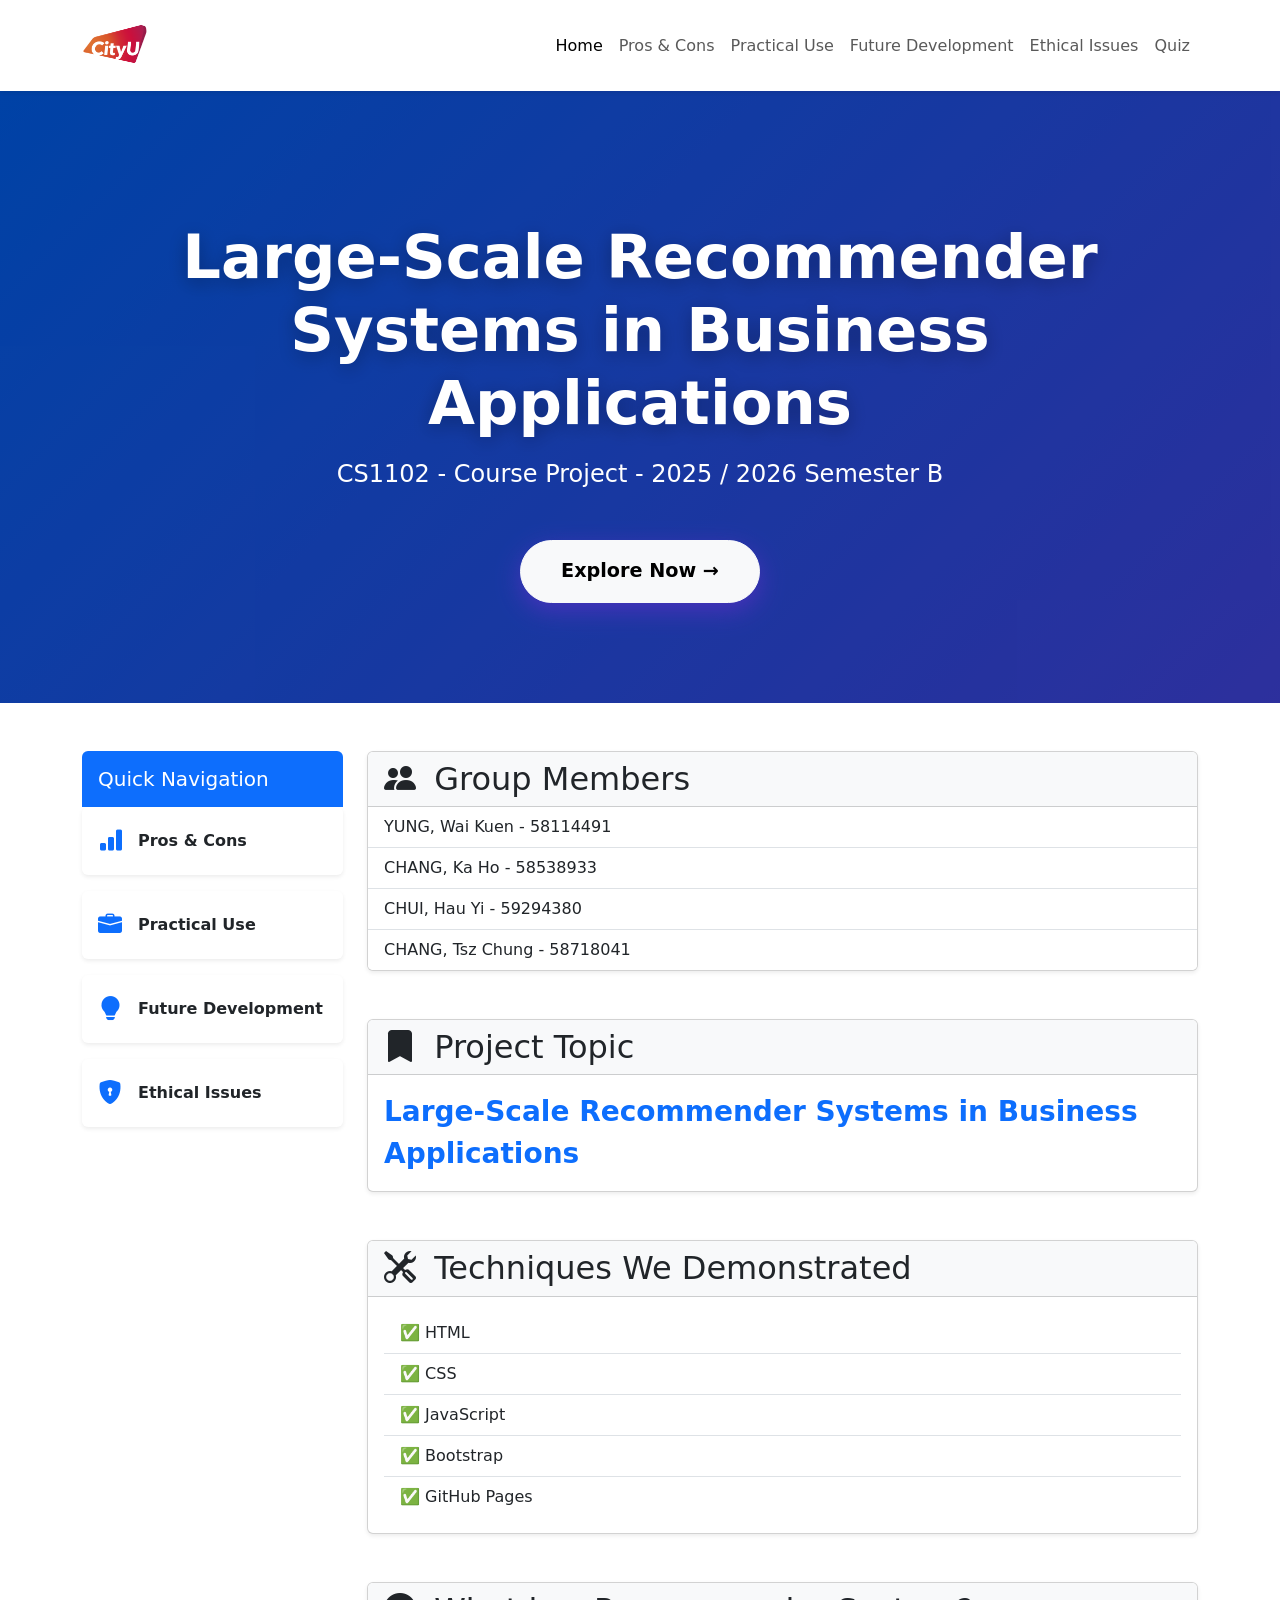
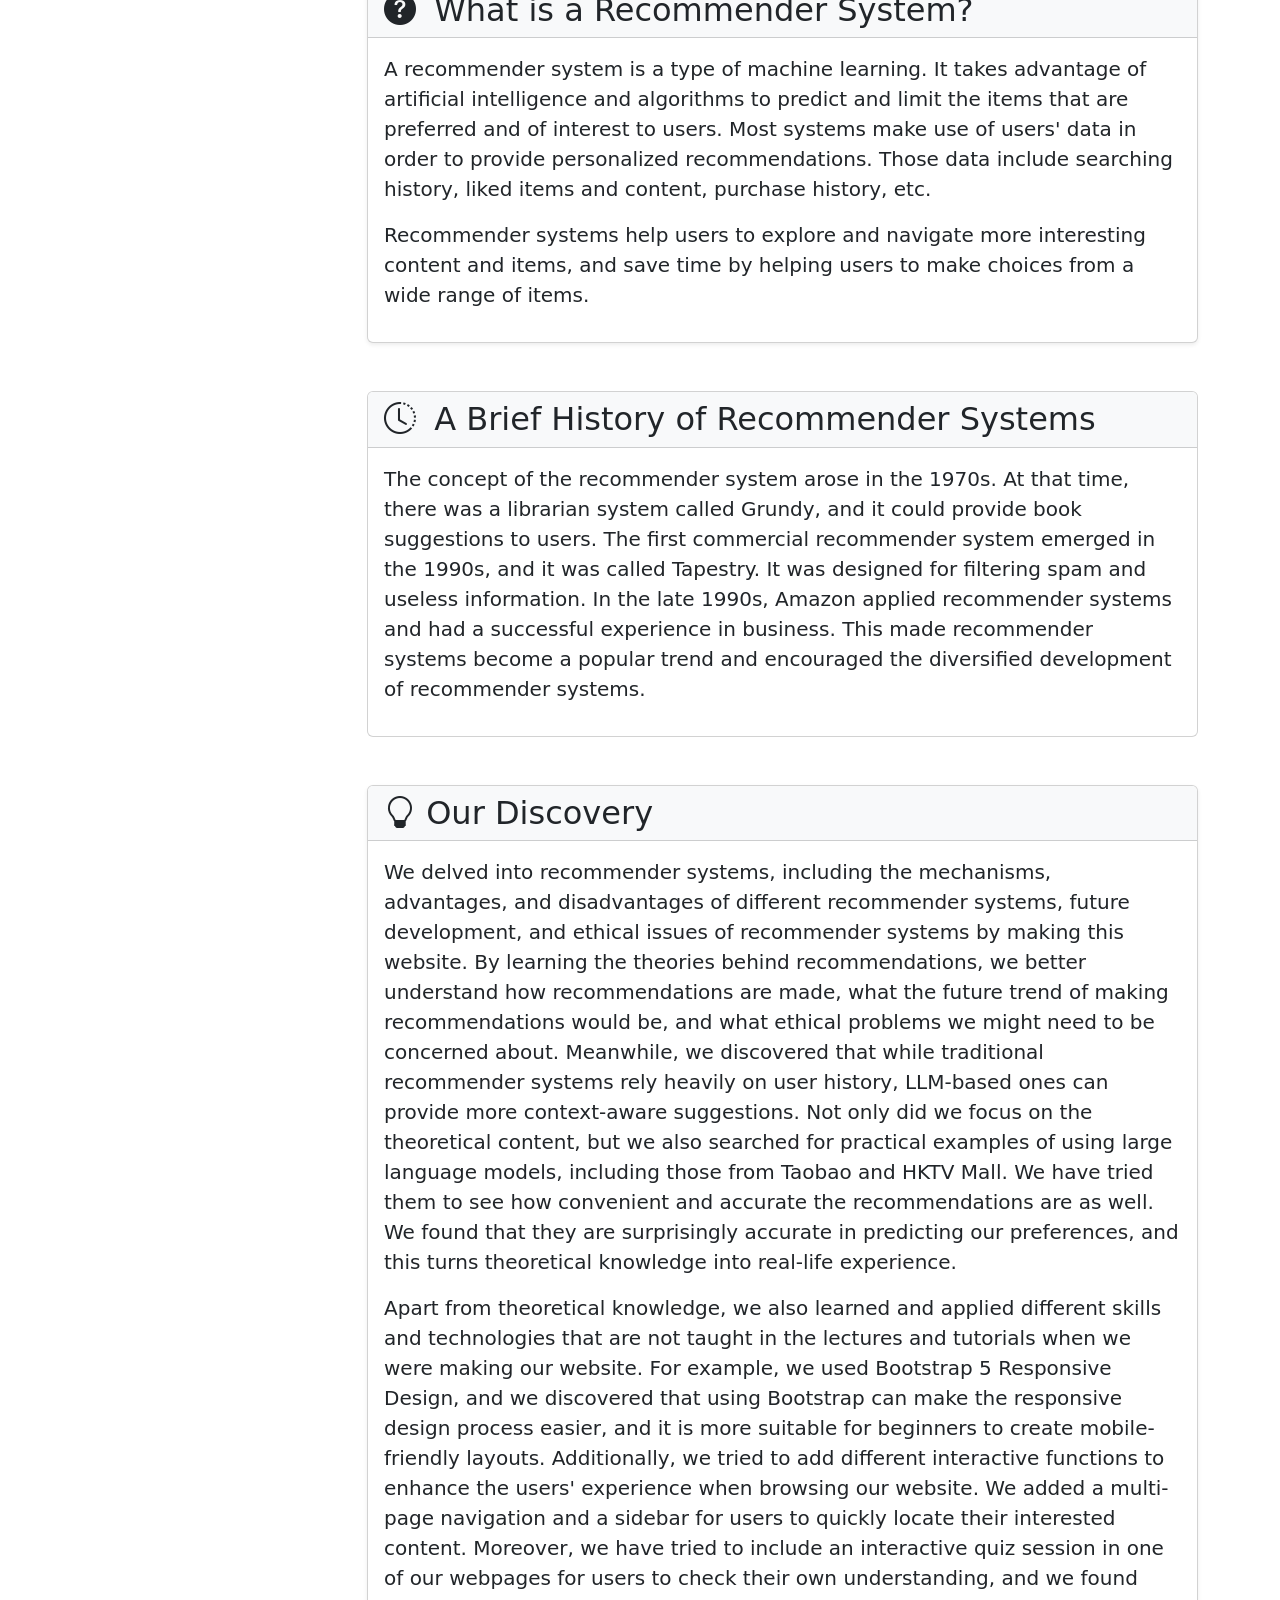
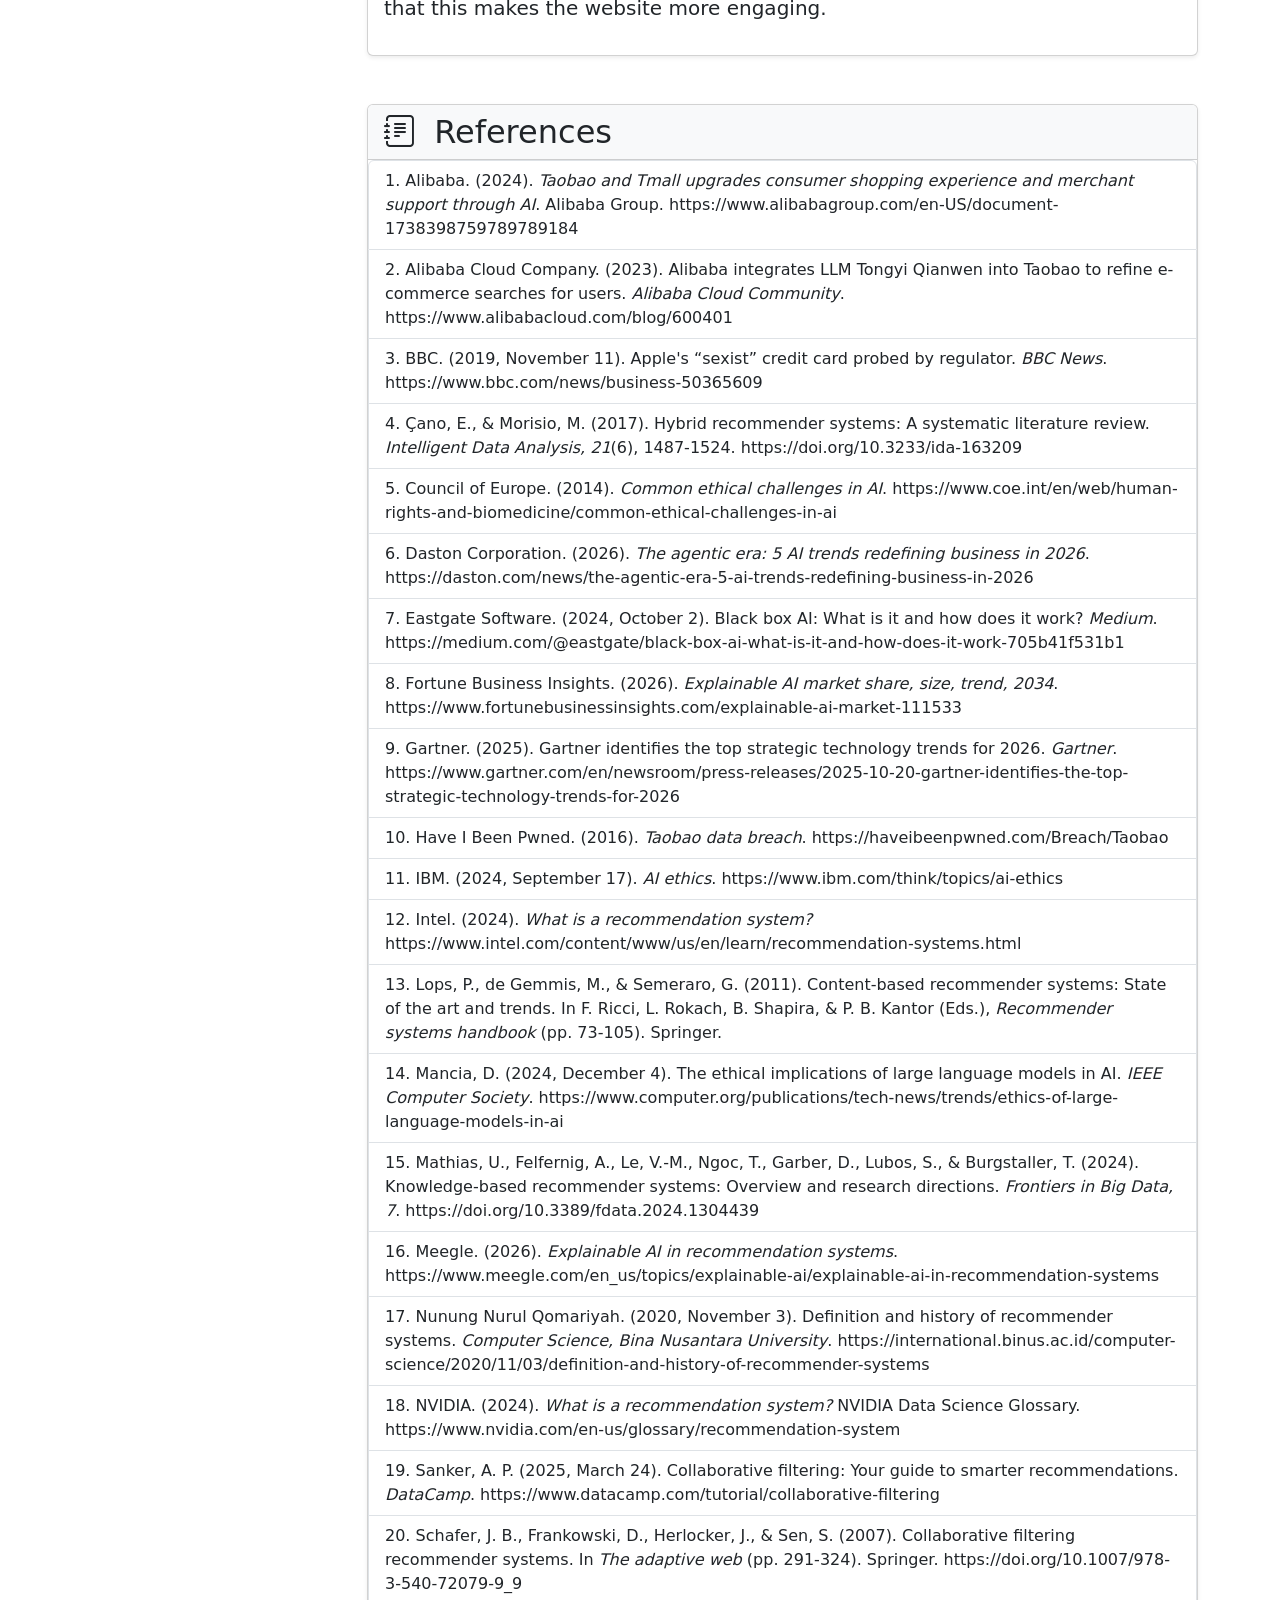
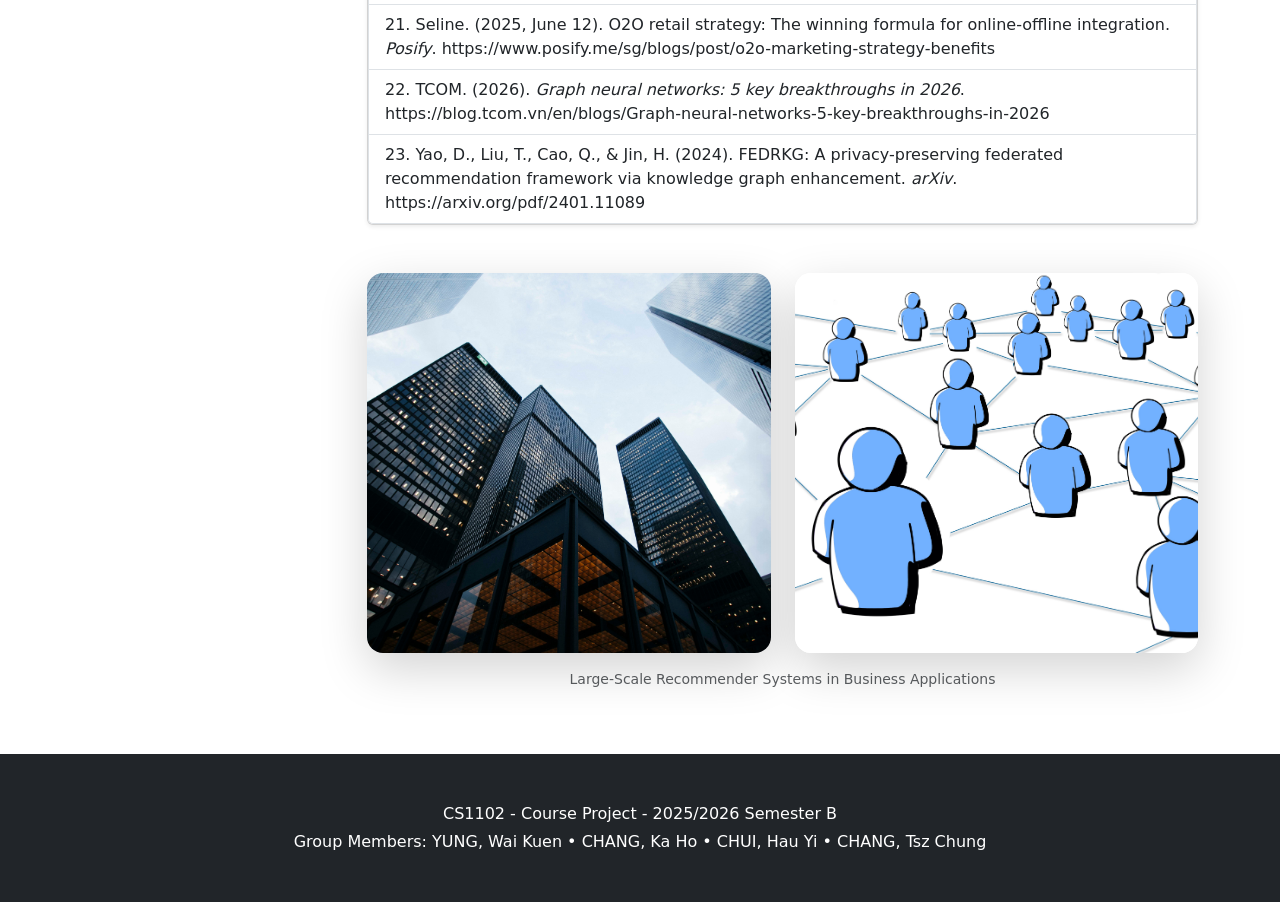
<file: index.html>
<!DOCTYPE html>
<html lang="en">
<head>
    <meta charset="UTF-8">
    <meta name="viewport" content="width=device-width, initial-scale=1.0">
    <title>Home | CS1102</title>
    <link rel="icon" href="images/favicon.ico" type="image/x-icon">
    <link href="css/style.css" rel="stylesheet">
    <link href="https://cdn.jsdelivr.net/npm/bootstrap@5.3.3/dist/css/bootstrap.min.css" rel="stylesheet">
    <link rel="stylesheet" href="https://cdn.jsdelivr.net/npm/bootstrap-icons@1.11.3/font/bootstrap-icons.min.css">
    <link href="https://fonts.googleapis.com/css2?family=Poppins:wght@400;500;600;700&display=swap" rel="stylesheet">
    
    <style>
    .hero-content { position: relative; z-index: 2; }
    .explore-btn {
        padding: 16px 40px;
        font-size: 1.2rem;
        font-weight: 600;
        border-radius: 50px;
        transition: all 0.3s;
        box-shadow: 0 8px 25px rgba(138, 43, 226, 0.4);
    }
    .explore-btn:hover {
        transform: translateY(-4px) scale(1.05);
        box-shadow: 0 15px 35px rgba(138, 43, 226, 0.5);
    }
    </style>
</head>
<body>

    <!-- Navbar -->
    <nav class="navbar navbar-expand-lg navbar-light bg-white shadow-sm sticky-top">
        <div class="container">
            <!-- CityU Logo -->
            <a class="navbar-brand d-flex align-items-center" href="https://www.cityu.edu.hk/" target="_blank">
                <img src="images/cityu-logo.png" alt="CityU HK" height="65">
            </a>

            <button class="navbar-toggler" type="button" data-bs-toggle="collapse" data-bs-target="#navbarNav">
                <span class="navbar-toggler-icon"></span>
            </button>
            <div class="collapse navbar-collapse" id="navbarNav">
                <ul class="navbar-nav ms-auto">
                    <li class="nav-item"><a class="nav-link active" href="index.html">Home</a></li>
                    <li class="nav-item"><a class="nav-link" href="2.html">Pros & Cons</a></li>
                    <li class="nav-item"><a class="nav-link" href="3.html">Practical Use</a></li>
                    <li class="nav-item"><a class="nav-link" href="4.html">Future Development</a></li>
                    <li class="nav-item"><a class="nav-link" href="5.html">Ethical Issues</a></li>
                    <li class="nav-item"><a class="nav-link" href="quiz.html">Quiz</a></li>
                </ul>
            </div>
        </div>
    </nav>

    <div class="hero text-center">
        <div class="container hero-content">
            <h1 class="mb-3">Large-Scale Recommender Systems in Business Applications</h1>
            <p class="lead fs-4 mb-5">CS1102 - Course Project - 2025 / 2026 Semester B</p>
            <a href="2.html" class="btn btn-light explore-btn">
                Explore Now →
            </a>
        </div>
    </div>

    <div class="container mt-5 flex-grow-1">
        <div class="row">

            <!-- Sidebar -->
    <div class="col-lg-3">
        <div class="sticky-top" style="top: 20px;">
            <div class="bg-primary text-white p-3 rounded-top">
                <h5 class="mb-0">Quick Navigation</h5>
            </div>
        
            <div class="card sidebar-card border-0 shadow-sm mb-3">
                <div class="card-body">
                    <a href="2.html" class="text-decoration-none text-dark d-flex align-items-center">
                        <i class="bi bi-bar-chart-fill me-3 fs-4 text-primary"></i>
                        <strong>Pros & Cons</strong>
                    </a>
                </div>
            </div>
        
            <div class="card sidebar-card border-0 shadow-sm mb-3">
                <div class="card-body">
                    <a href="3.html" class="text-decoration-none text-dark d-flex align-items-center">
                        <i class="bi bi-briefcase-fill me-3 fs-4 text-primary"></i>
                        <strong>Practical Use</strong>
                    </a>
                </div>
            </div>
        
            <div class="card sidebar-card border-0 shadow-sm mb-3">
                <div class="card-body">
                    <a href="4.html" class="text-decoration-none text-dark d-flex align-items-center">
                        <i class="bi bi-lightbulb-fill me-3 fs-4 text-primary"></i>
                        <strong>Future Development</strong>
                    </a>
                </div>
            </div>
        
            <div class="card sidebar-card border-0 shadow-sm mb-3">
                <div class="card-body">
                    <a href="5.html" class="text-decoration-none text-dark d-flex align-items-center">
                        <i class="bi bi-shield-lock-fill me-3 fs-4 text-primary"></i>
                        <strong>Ethical Issues</strong>
                    </a>
                </div>
            </div>
        </div>
    </div>

            <!-- Main -->
            <div class="col-lg-9 fade-in">

                <!-- Members -->
                <div class="card group-card shadow-sm mb-5">
                    <div class="card-header bg-light">
                        <h2 class="section-title mb-0"><i class="bi bi-people-fill me-2"></i> Group Members</h2>
                    </div>
                    <ul class="list-group list-group-flush">
                        <li class="list-group-item fs-6">YUNG, Wai Kuen - 58114491</li>
                        <li class="list-group-item fs-6">CHANG, Ka Ho - 58538933</li>
                        <li class="list-group-item fs-6">CHUI, Hau Yi - 59294380</li>
                        <li class="list-group-item fs-6">CHANG, Tsz Chung - 58718041</li>
                    </ul>
                </div>

                <!-- Topic -->
                <div class="card topic-card shadow-sm mb-5">
                    <div class="card-header bg-light">
                        <h2 class="section-title mb-0"><i class="bi bi-bookmark-fill me-2"></i> Project Topic</h2>
                    </div>
                    <div class="card-body">
                        <p class="fs-3 fw-semibold text-primary mb-0">
                            Large-Scale Recommender Systems in Business Applications
                        </p>
                    </div>
                </div>

                <!-- Techniques -->
                <div class="card tech-card shadow-sm mb-5">
                    <div class="card-header bg-light">
                        <h2 class="section-title mb-0"><i class="bi bi-tools me-2"></i> Techniques We Demonstrated</h2>
                    </div>
                    <div class="card-body">
                        <ul class="list-group list-group-flush">
                            <li class="list-group-item">✅ HTML</li>
                            <li class="list-group-item">✅ CSS</li>
                            <li class="list-group-item">✅ JavaScript</li>
                            <li class="list-group-item">✅ Bootstrap</li>
                            <li class="list-group-item">✅ GitHub Pages</li>
                        </ul>
                    </div>
                </div>

                <!-- Intro -->
                <div class="card intro-card shadow-sm mb-5">
                    <div class="card-header bg-light">
                        <h2 class="section-title mb-0"><i class="bi bi-question-circle-fill me-2"></i> What is a Recommender System?</h2>
                    </div>
                    <div class="card-body">
                        <p class="lead">
                            A recommender system is a type of machine learning. It takes advantage of artificial intelligence and algorithms to predict and limit the items that are preferred and of interest to users. Most systems make use of users' data in order to provide personalized recommendations. Those data include searching history, liked items and content, purchase history, etc.
                        </p>
                        <p class="lead">
                            Recommender systems help users to explore and navigate more interesting content and items, and save time by helping users to make choices from a wide range of items.
                        </p>
                    </div>
                </div>

                <!-- History -->
                <div class="card his-card mb-5">
                    <div class="card-header bg-light">
                        <h2 class="section-title mb-0"><i class="bi bi-clock-history me-2"></i> A Brief History of Recommender Systems</h2>
                    </div>
                    <div class="card-body">
                        <p class="lead">
                            The concept of the recommender system arose in the 1970s. At that time, there was a librarian system called Grundy, and it could provide book suggestions to users. The first commercial recommender system emerged in the 1990s, and it was called Tapestry. It was designed for filtering spam and useless information. In the late 1990s, Amazon applied recommender systems and had a successful experience in business. This made recommender systems become a popular trend and encouraged the diversified development of recommender systems.
                        </p>
                    </div>
                </div>

                <!-- Discovery -->
                <div class="card dis-card shadow-sm mb-5">
                    <div class="card-header bg-light">
                        <h2 class="section-title mb-0"><i class="bi bi-lightbulb"></i> Our Discovery</h2>
                    </div>
                    <div class="card-body">
                        <p class="lead">
                            We delved into recommender systems, including the mechanisms, advantages, and disadvantages of different recommender systems, future development, and ethical issues of recommender systems by making this website. By learning the theories behind recommendations, we better understand how recommendations are made, what the future trend of making recommendations would be, and what ethical problems we might need to be concerned about. Meanwhile, we discovered that while traditional recommender systems rely heavily on user history, LLM-based ones can provide more context-aware suggestions. Not only did we focus on the theoretical content, but we also searched for practical examples of using large language models, including those from Taobao and HKTV Mall. We have tried them to see how convenient and accurate the recommendations are as well. We found that they are surprisingly accurate in predicting our preferences, and this turns theoretical knowledge into real-life experience.
                        </p>
                        <p class="lead">
                            Apart from theoretical knowledge, we also learned and applied different skills and technologies that are not taught in the lectures and tutorials when we were making our website. For example, we used Bootstrap 5 Responsive Design, and we discovered that using Bootstrap can make the responsive design process easier, and it is more suitable for beginners to create mobile-friendly layouts. Additionally, we tried to add different interactive functions to enhance the users' experience when browsing our website. We added a multi-page navigation and a sidebar for users to quickly locate their interested content. Moreover, we have tried to include an interactive quiz session in one of our webpages for users to check their own understanding, and we found that this makes the website more engaging.
                        </p>
                    </div>
                </div>

                <!-- References -->
                <div class="card ref-card shadow-sm mb-5">
                    <div class="card-header bg-light">
                        <h2 class="section-title mb-0"><i class="bi bi-journal-text me-2"></i> References</h2>
                    </div>
                    <ol class="list-group list-group-numbered">
                        <li class="list-group-item">Alibaba. (2024). <em>Taobao and Tmall upgrades consumer shopping experience and merchant support through AI</em>. Alibaba Group. https://www.alibabagroup.com/en-US/document-1738398759789789184</li>
                        <li class="list-group-item">Alibaba Cloud Company. (2023). Alibaba integrates LLM Tongyi Qianwen into Taobao to refine e-commerce searches for users. <em>Alibaba Cloud Community</em>. https://www.alibabacloud.com/blog/600401</li> 
                        <li class="list-group-item">BBC. (2019, November 11). Apple's “sexist” credit card probed by regulator. <em>BBC News</em>. https://www.bbc.com/news/business-50365609</li>
                        <li class="list-group-item">Çano, E., & Morisio, M. (2017). Hybrid recommender systems: A systematic literature review. <em>Intelligent Data Analysis, 21</em>(6), 1487-1524. https://doi.org/10.3233/ida-163209</li>
                        <li class="list-group-item">Council of Europe. (2014). <em>Common ethical challenges in AI</em>. https://www.coe.int/en/web/human-rights-and-biomedicine/common-ethical-challenges-in-ai</li>
                        <li class="list-group-item">Daston Corporation. (2026). <em>The agentic era: 5 AI trends redefining business in 2026</em>. https://daston.com/news/the-agentic-era-5-ai-trends-redefining-business-in-2026</li>
                        <li class="list-group-item">Eastgate Software. (2024, October 2). Black box AI: What is it and how does it work? <em>Medium</em>. https://medium.com/@eastgate/black-box-ai-what-is-it-and-how-does-it-work-705b41f531b1</li>
                        <li class="list-group-item">Fortune Business Insights. (2026). <em>Explainable AI market share, size, trend, 2034</em>. https://www.fortunebusinessinsights.com/explainable-ai-market-111533</li>
                        <li class="list-group-item">Gartner. (2025). Gartner identifies the top strategic technology trends for 2026. <em>Gartner</em>. https://www.gartner.com/en/newsroom/press-releases/2025-10-20-gartner-identifies-the-top-strategic-technology-trends-for-2026</li>
                        <li class="list-group-item">Have I Been Pwned. (2016). <em>Taobao data breach</em>. https://haveibeenpwned.com/Breach/Taobao</li>
                        <li class="list-group-item">IBM. (2024, September 17). <em>AI ethics</em>. https://www.ibm.com/think/topics/ai-ethics</li>
                        <li class="list-group-item">Intel. (2024). <em>What is a recommendation system?</em> https://www.intel.com/content/www/us/en/learn/recommendation-systems.html</li>
                        <li class="list-group-item">Lops, P., de Gemmis, M., & Semeraro, G. (2011). Content-based recommender systems: State of the art and trends. In F. Ricci, L. Rokach, B. Shapira, & P. B. Kantor (Eds.), <em>Recommender systems handbook</em> (pp. 73-105). Springer.</li>
                        <li class="list-group-item">Mancia, D. (2024, December 4). The ethical implications of large language models in AI. <em>IEEE Computer Society</em>. https://www.computer.org/publications/tech-news/trends/ethics-of-large-language-models-in-ai</li>                            
                        <li class="list-group-item">Mathias, U., Felfernig, A., Le, V.-M., Ngoc, T., Garber, D., Lubos, S., & Burgstaller, T. (2024). Knowledge-based recommender systems: Overview and research directions. <em>Frontiers in Big Data, 7</em>. https://doi.org/10.3389/fdata.2024.1304439</li>
                        <li class="list-group-item">Meegle. (2026). <em>Explainable AI in recommendation systems</em>. https://www.meegle.com/en_us/topics/explainable-ai/explainable-ai-in-recommendation-systems</li>
                        <li class="list-group-item">Nunung Nurul Qomariyah. (2020, November 3). Definition and history of recommender systems. <em>Computer Science, Bina Nusantara University</em>. https://international.binus.ac.id/computer-science/2020/11/03/definition-and-history-of-recommender-systems</li>
                        <li class="list-group-item">NVIDIA. (2024). <em>What is a recommendation system?</em> NVIDIA Data Science Glossary. https://www.nvidia.com/en-us/glossary/recommendation-system</li>
                        <li class="list-group-item">Sanker, A. P. (2025, March 24). Collaborative filtering: Your guide to smarter recommendations. <em>DataCamp</em>. https://www.datacamp.com/tutorial/collaborative-filtering</li>
                        <li class="list-group-item">Schafer, J. B., Frankowski, D., Herlocker, J., & Sen, S. (2007). Collaborative filtering recommender systems. In <em>The adaptive web</em> (pp. 291-324). Springer. https://doi.org/10.1007/978-3-540-72079-9_9</li>
                        <li class="list-group-item">Seline. (2025, June 12). O2O retail strategy: The winning formula for online-offline integration. <em>Posify</em>. https://www.posify.me/sg/blogs/post/o2o-marketing-strategy-benefits</li>
                        <li class="list-group-item">TCOM. (2026). <em>Graph neural networks: 5 key breakthroughs in 2026</em>. https://blog.tcom.vn/en/blogs/Graph-neural-networks-5-key-breakthroughs-in-2026</li>
                        <li class="list-group-item">Yao, D., Liu, T., Cao, Q., & Jin, H. (2024). FEDRKG: A privacy-preserving federated recommendation framework via knowledge graph enhancement. <em>arXiv</em>. https://arxiv.org/pdf/2401.11089</li>
                    </ol>
                </div>

                <!-- Cover Image -->
                <div class="row g-4">
                    <div class="col-lg-6 col-12">
                        <img src="images/home-cover1.jpg" 
                            alt="Recommender System 1" 
                            class="img-fluid rounded-4 shadow-lg w-100"
                            style="height: 380px; object-fit: cover;">
                    </div>
                    <div class="col-lg-6 col-12">
                        <img src="images/home-cover2.jpg" 
                            alt="Recommender System 2" 
                            class="img-fluid rounded-4 shadow-lg w-100"
                            style="height: 380px; object-fit: cover;">
                    </div>
                </div>
                <p class="text-center text-muted mt-3 small">
                    Large-Scale Recommender Systems in Business Applications
                </p>
            </div>

            </div>
        </div>
    </div>

    <!-- Footer -->
    <footer class="bg-dark text-white text-center py-5 mt-5">
        <div class="container">
            <p class="mb-1">CS1102 - Course Project - 2025/2026 Semester B</p>
            <p class="mb-0">Group Members: YUNG, Wai Kuen • CHANG, Ka Ho • CHUI, Hau Yi • CHANG, Tsz Chung</p>
        </div>
    </footer>

        <!-- B2T -->
    <button id="backToTop" class="btn btn-primary rounded-circle shadow-lg position-fixed bottom-0 end-0 m-4" 
            style="width: 55px; height: 55px; display: none; z-index: 1000;">
        <i class="bi bi-arrow-up fs-3"></i>
    </button>

    <script src="https://cdn.jsdelivr.net/npm/bootstrap@5.3.3/dist/js/bootstrap.bundle.min.js"></script>
    <script src="js/script.js"></script>
</body>
</html>
</file>
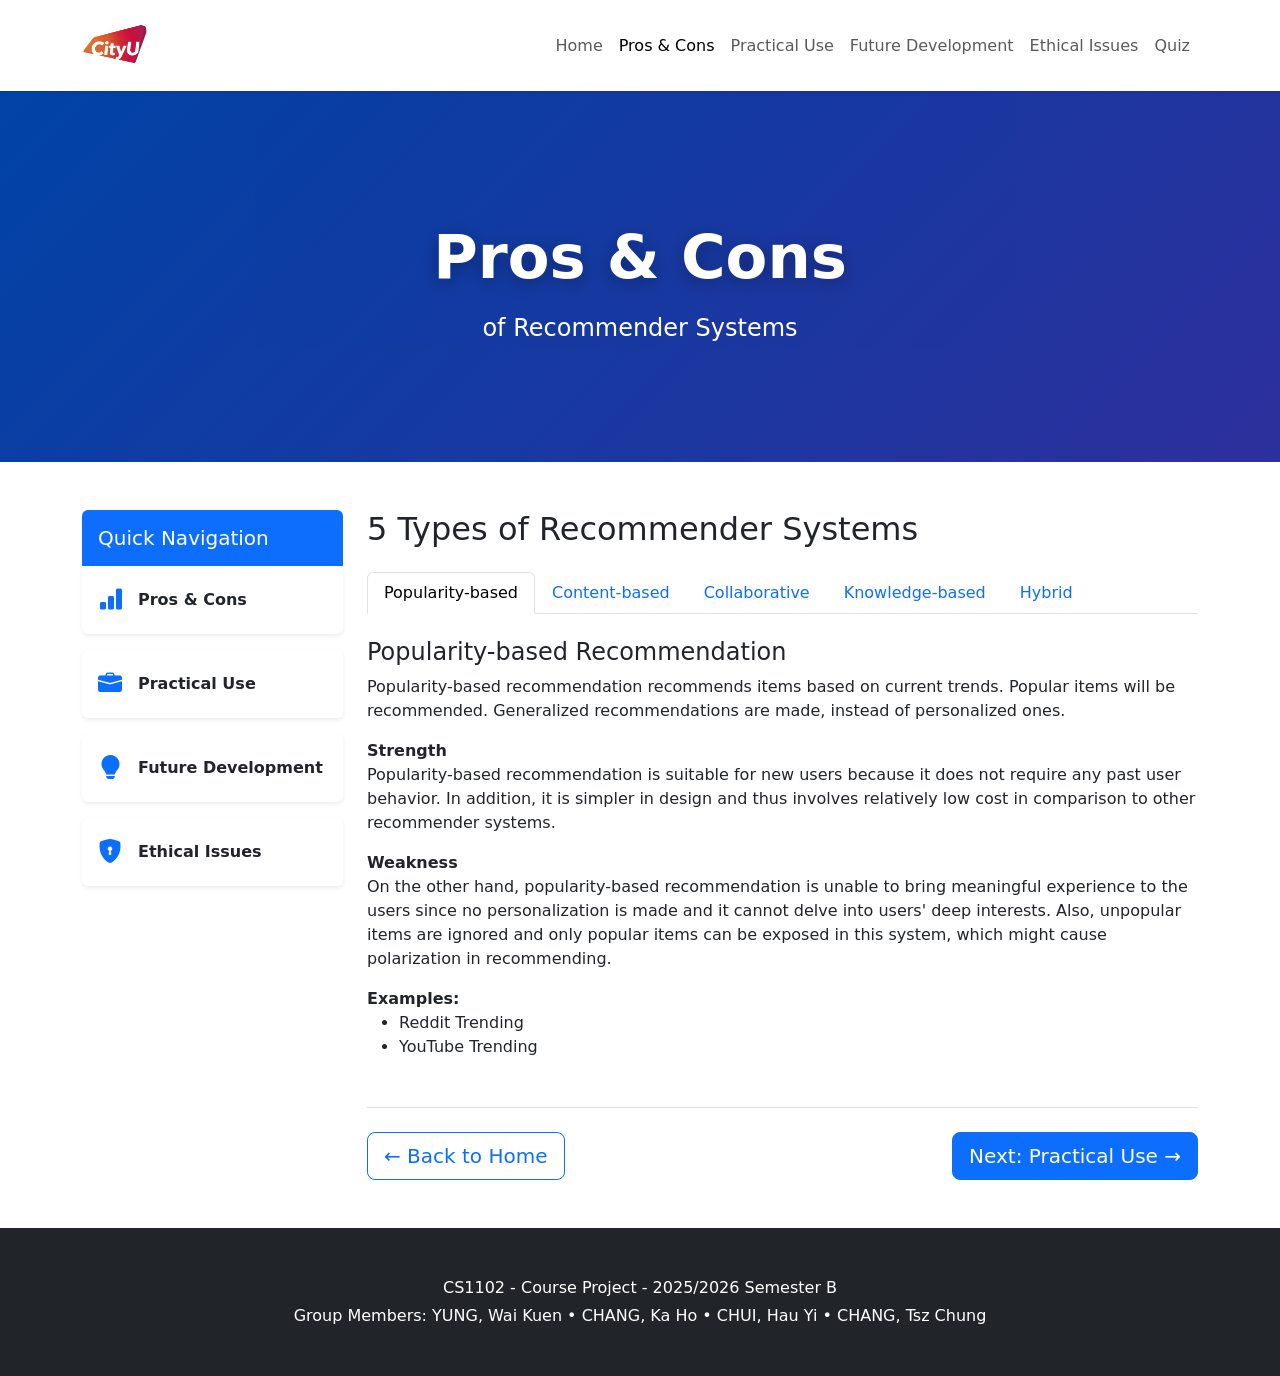
<file: 2.html>
<!DOCTYPE html>
<html lang="en">
<head>
    <meta charset="UTF-8">
    <meta name="viewport" content="width=device-width, initial-scale=1.0">
    <title>Pros & Cons | CS1102</title>
    <link rel="icon" href="images/favicon.ico" type="image/x-icon">
    <link href="css/style.css" rel="stylesheet">
    <link href="https://cdn.jsdelivr.net/npm/bootstrap@5.3.3/dist/css/bootstrap.min.css" rel="stylesheet">
    <link rel="stylesheet" href="https://cdn.jsdelivr.net/npm/bootstrap-icons@1.11.3/font/bootstrap-icons.min.css">
    <link href="https://fonts.googleapis.com/css2?family=Poppins:wght@400;500;600;700&display=swap" rel="stylesheet">
</head>
<body>

    <!-- Navbar -->
    <nav class="navbar navbar-expand-lg navbar-light bg-white shadow-sm sticky-top">
        <div class="container">
            <a class="navbar-brand d-flex align-items-center" href="https://www.cityu.edu.hk/" target="_blank">
                <img src="images/cityu-logo.png" alt="CityU HK" height="65">
            </a>
            <button class="navbar-toggler" type="button" data-bs-toggle="collapse" data-bs-target="#navbarNav">
                <span class="navbar-toggler-icon"></span>
            </button>
            <div class="collapse navbar-collapse" id="navbarNav">
                <ul class="navbar-nav ms-auto">
                    <li class="nav-item"><a class="nav-link" href="index.html">Home</a></li>
                    <li class="nav-item"><a class="nav-link active" href="2.html">Pros & Cons</a></li>
                    <li class="nav-item"><a class="nav-link" href="3.html">Practical Use</a></li>
                    <li class="nav-item"><a class="nav-link" href="4.html">Future Development</a></li>
                    <li class="nav-item"><a class="nav-link" href="5.html">Ethical Issues</a></li>
                    <li class="nav-item"><a class="nav-link" href="quiz.html">Quiz</a></li>
                </ul>
            </div>
        </div>
    </nav>

    <!-- Hero -->
    <div class="hero text-center">
        <div class="container">
            <h1 class="mb-3 display-4 fw-bold">Pros & Cons</h1>
            <p class="lead fs-4">of Recommender Systems</p>
        </div>
    </div>

    <div class="container mt-5">
        <div class="row">
            <!-- Sidebar -->
            <div class="col-lg-3">
                <div class="sticky-top" style="top: 20px;">
                    <div class="bg-primary text-white p-3 rounded-top"><h5 class="mb-0">Quick Navigation</h5></div>
                    <div class="card sidebar-card border-0 shadow-sm mb-3"><div class="card-body"><a href="2.html" class="text-decoration-none text-dark d-flex align-items-center"><i class="bi bi-bar-chart-fill me-3 fs-4 text-primary"></i><strong>Pros & Cons</strong></a></div></div>
                    <div class="card sidebar-card border-0 shadow-sm mb-3"><div class="card-body"><a href="3.html" class="text-decoration-none text-dark d-flex align-items-center"><i class="bi bi-briefcase-fill me-3 fs-4 text-primary"></i><strong>Practical Use</strong></a></div></div>
                    <div class="card sidebar-card border-0 shadow-sm mb-3"><div class="card-body"><a href="4.html" class="text-decoration-none text-dark d-flex align-items-center"><i class="bi bi-lightbulb-fill me-3 fs-4 text-primary"></i><strong>Future Development</strong></a></div></div>
                    <div class="card sidebar-card border-0 shadow-sm mb-3"><div class="card-body"><a href="5.html" class="text-decoration-none text-dark d-flex align-items-center"><i class="bi bi-shield-lock-fill me-3 fs-4 text-primary"></i><strong>Ethical Issues</strong></a></div></div>
                </div>
            </div>

            <!-- Main -->
            <div class="col-lg-9 fade-in">
                <h2 class="mb-4">5 Types of Recommender Systems</h2>

                <!-- Tabs -->
                <ul class="nav nav-tabs mb-4" id="myTab" role="tablist">
                    <li class="nav-item"><button class="nav-link active" data-bs-toggle="tab" data-bs-target="#pop">Popularity-based</button></li>
                    <li class="nav-item"><button class="nav-link" data-bs-toggle="tab" data-bs-target="#cbf">Content-based</button></li>
                    <li class="nav-item"><button class="nav-link" data-bs-toggle="tab" data-bs-target="#cf">Collaborative</button></li>
                    <li class="nav-item"><button class="nav-link" data-bs-toggle="tab" data-bs-target="#kbr">Knowledge-based</button></li>
                    <li class="nav-item"><button class="nav-link" data-bs-toggle="tab" data-bs-target="#hybrid">Hybrid</button></li>
                </ul>

                <div class="tab-content">

                    <!-- Popularity-based -->
                    <div class="tab-pane fade show active" id="pop">
                        <h4>Popularity-based Recommendation</h4>
                        <p>Popularity-based recommendation recommends items based on current trends. Popular items will be recommended. Generalized recommendations are made, instead of personalized ones.</p>
                        
                        <strong>Strength</strong>
                        <p>Popularity-based recommendation is suitable for new users because it does not require any past user behavior. In addition, it is simpler in design and thus involves relatively low cost in comparison to other recommender systems.</p>
                        
                        <strong>Weakness</strong>
                        <p>On the other hand, popularity-based recommendation is unable to bring meaningful experience to the users since no personalization is made and it cannot delve into users' deep interests. Also, unpopular items are ignored and only popular items can be exposed in this system, which might cause polarization in recommending.</p>
                        
                        <strong>Examples:</strong> 
                        <ul>
                            <li>Reddit Trending</li>
                            <li>YouTube Trending</li>
                        </ul>
                    </div>

                    <!-- Content-based -->
                    <div class="tab-pane fade" id="cbf">
                        <h4>Content-based Filtering</h4>
                        <p>Content-based filtering (CBF) constructs users' preference profile through tracking and analyzing what users were interested in and liked in the past. It recommends items that match users' preference profile.</p>
                        
                        <strong>Strength</strong>
                        <p>CBF prevents the first-rater problem (also known as new-item cold-start problem), which is the situation where a new or unpopular item cannot be recommended because of a lack of user feedback. It is because the profiles are constructed by relying on an individual's past behaviors only, and there is no requirement to track other users' behaviors. Items will be recommended once they match the users' preference profile. In addition, it has high transparency in stating the recommended reasons for items, which helps in building customers' trust in the recommendation.</p>
                        
                        <strong>Weakness</strong>
                        <p>First, CBF might result in new-user cold-start problems, which means it might be unable to provide capable recommendations to new users, as it requires an individual's past ratings on different items for profiling. Second, serendipity problems may arise. It means users might find it hard to get recommendations that are inconsistent with the users' preference profile, resulting in a lack of serendipity. Additionally, items with obscure classification might not be effectively recommended because the system cannot properly match them with users' profile.</p>
                        
                        <strong>Examples:</strong> 
                        <ul>
                            <li>Spotify (“Discover Weekly”)</li>
                            <li>Netflix (“Because You Watched”)</li>
                        </ul>
                    </div>

                    <!-- Collaborative -->
                    <div class="tab-pane fade" id="cf">
                        <h4>Collaborative Filtering</h4>
                        <p>In contrast to content-based filtering, collaborative filtering (CF) leverages users' ratings on items. The system identifies the association between users and items by using the user-item rating matrix. Items are recommended based on what similar users liked. In other words, users receive recommendations of items based on what other users with similar interests like, or receive recommendations of other users based on having similar ratings on items.</p>
                        
                        <strong>Strength</strong>
                        <p>Since ratings are made by human users in CF, this allows feature evaluation on items which can indirectly reflect features such as plot tensions that are difficult to be grasped or quantified by machine learning. Moreover, CF provides a sense of serendipity to users by recommending unexpected items. As the system provides recommendations by applying user-based algorithms, rather than focusing on the items' content, duplicated recommendations tend to be reduced. Novelty is thus enhanced.</p>
                        
                        <strong>Weakness</strong>
                        <p>CF heavily relies on prior users' ratings and faces the cold-start problem for both new users and new items. Without prior ratings, the system cannot provide suitable recommendations. In addition, it is vulnerable to shilling attacks, in which the ratings of specific items are intentionally and artificially manipulated by malicious users. Furthermore, it is inapplicable in realms where items are swiftly updated or changed. Ratings might be insufficiently collected within a short time window, or may become obsolete.</p>
                        
                        <strong>Examples:</strong> 
                        <ul>
                            <li>Amazon (“Customers Who Bought This Also Bought”)</li>
                            <li>Goodreads (“Readers Also Enjoyed”)</li>
                        </ul>
                    </div>

                    <!-- Knowledge-based -->
                    <div class="tab-pane fade" id="kbr">
                        <h4>Knowledge-based Recommendation</h4>
                        <p>Knowledge-based recommendation (KBR) analyzes users' needs, preferences and constraints to recommend items that fit the best with users' demand. Normally, initial input from users is required.</p>
                        
                        <strong>Strength</strong>
                        <p>The KBR system provides highly personalized experience and supports fields that are sophisticated and risky, such as finance and real estate. The recommendations strictly refer to existing knowledge in the system and take users' demands into consideration. When there are conflicts between demand and constraints, the system can still provide recommendations with clear explanations to avoid the situation of no identifiable solution. Additionally, it can adapt to the changes of users' preference over time since users can update their needs through dialogic interaction in the system.</p>
                        
                        <strong>Weakness</strong>
                        <p>It could involve high cost and be time-consuming because the construction of a knowledge base requires collaboration with professionals in order to ensure the system can provide useful and constructive recommendations without significant errors. The maintenance of data and updating can be costly as well to ensure that the knowledge base is correct and keeps up with times.</p>
                        
                        <strong>Examples:</strong> 
                        <ul>
                            <li>Zillow</li>
                            <li>CarFax</li>
                        </ul>
                    </div>

                    <!-- Hybrid -->
                    <div class="tab-pane fade" id="hybrid">
                        <h4>Hybrid Filtering</h4>
                        <p>Hybrid filtering combines different recommender systems to complement each other and to increase effectiveness in recommending. The most common combination is content-based filtering and collaborative filtering.</p>
                        
                        <strong>Strength</strong>
                        <p>Hybrid filtering reduces the limitations such as cold-start issues that occur when applying a single recommender system by having multiple systems collaboration. It enhances the quality and accuracy of the recommendations, as well as the users' experience.</p>
                        
                        <strong>Weakness</strong>
                        <p>However, applying multiple systems could be sophisticated, requiring huge input in designing and optimization. Also, it might be costly in data maintenance because of the large data size. Poor integration and insufficient input might result in low efficiency.</p>
                        
                        <strong>Examples:</strong> 
                        <ul>
                            <li>TikTok Homepage</li>
                            <li>YouTube Homepage</li>
                        </ul>
                    </div>
                </div>

                <!-- B&N -->
                <div class="d-flex justify-content-between mt-5 border-top pt-4">
                    <a href="index.html" class="btn btn-outline-primary btn-lg">← Back to Home</a>
                    <a href="3.html" class="btn btn-primary btn-lg">Next: Practical Use →</a>
                </div>
            </div>
        </div>
    </div>

    <!-- Footer -->
    <footer class="bg-dark text-white text-center py-5 mt-5">
        <div class="container">
            <p class="mb-1">CS1102 - Course Project - 2025/2026 Semester B</p>
            <p class="mb-0">Group Members: YUNG, Wai Kuen • CHANG, Ka Ho • CHUI, Hau Yi • CHANG, Tsz Chung</p>
        </div>
    </footer>

    <!-- B2T -->
    <button id="backToTop" class="btn btn-primary rounded-circle shadow-lg position-fixed bottom-0 end-0 m-4" style="width: 55px; height: 55px; display: none; z-index: 1000;">
        <i class="bi bi-arrow-up fs-3"></i>
    </button>

    <script src="https://cdn.jsdelivr.net/npm/bootstrap@5.3.3/dist/js/bootstrap.bundle.min.js"></script>
    <script src="js/script.js"></script>
</body>
</html>
</file>
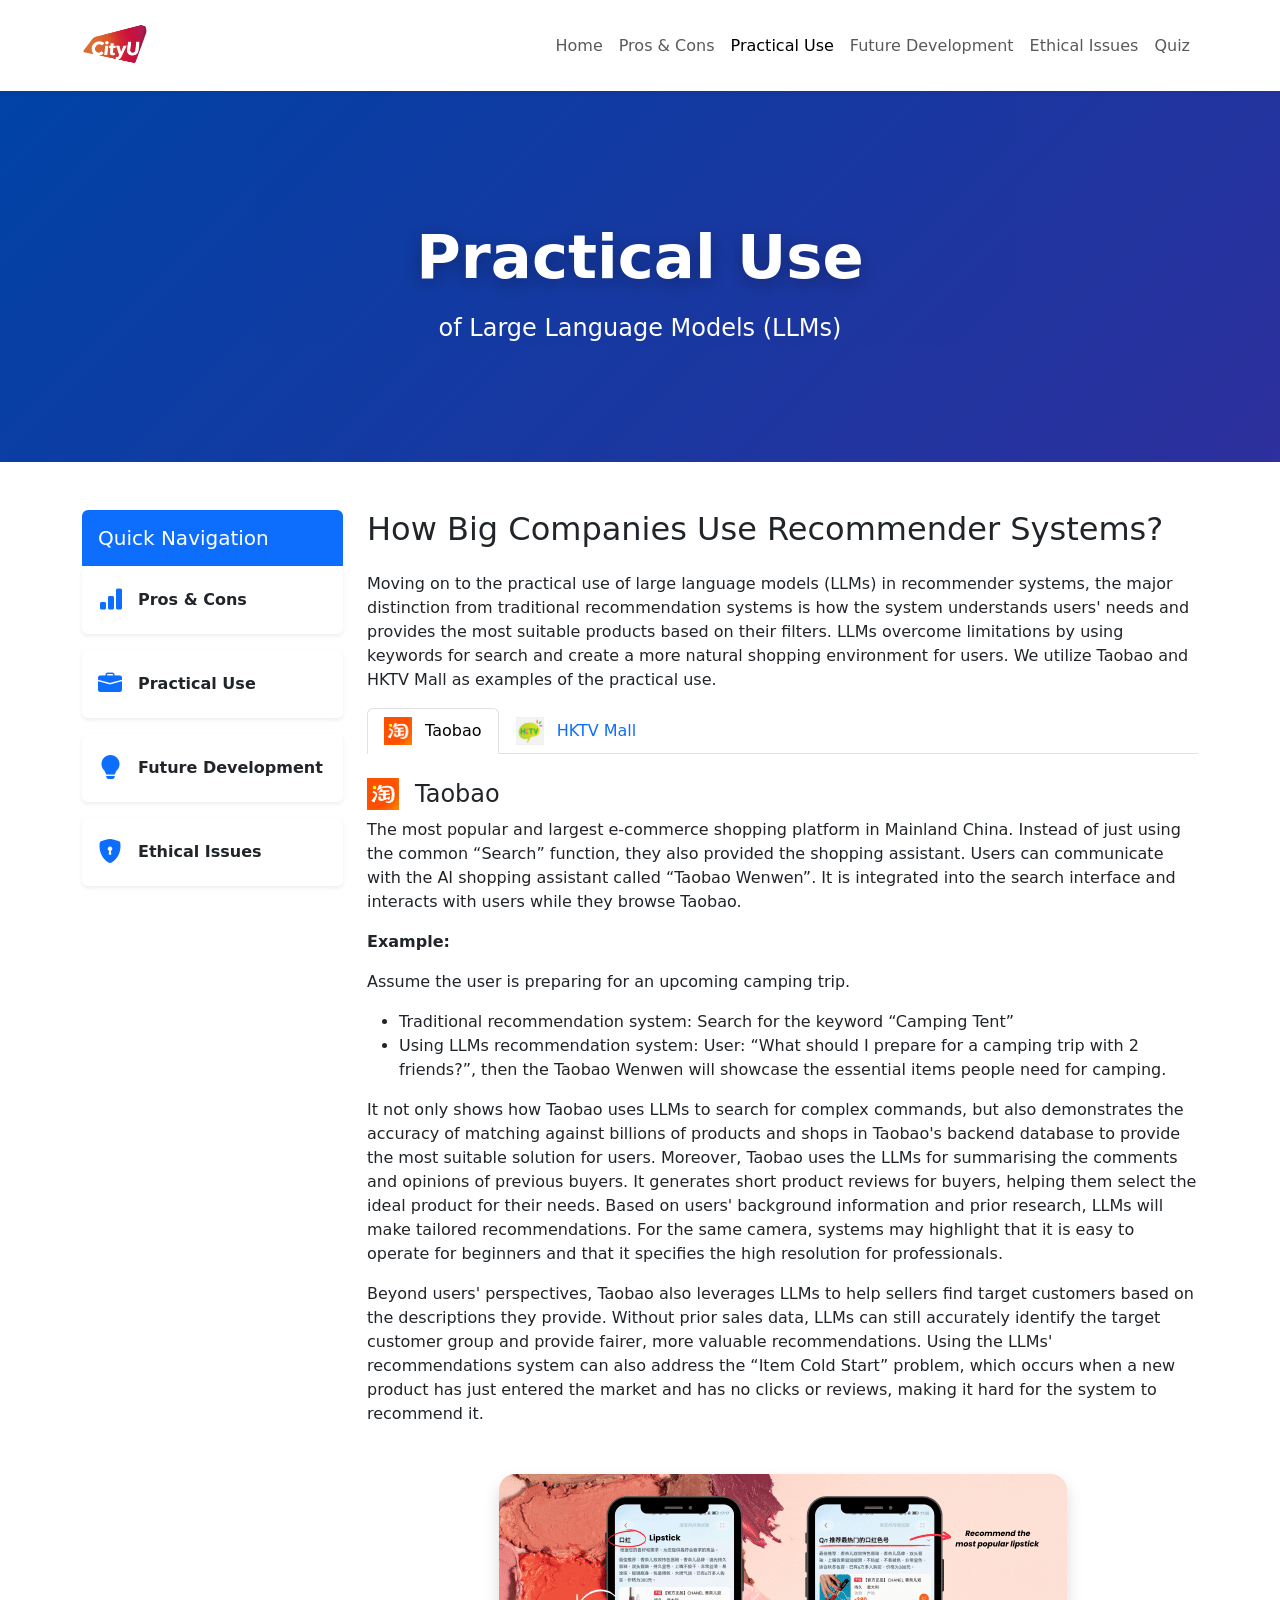
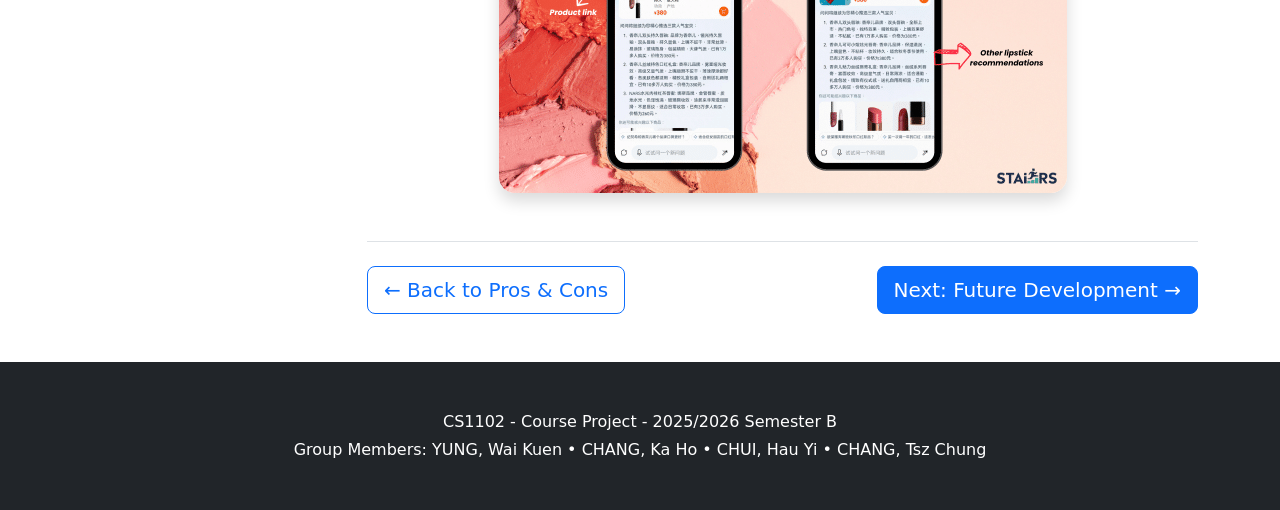
<file: 3.html>
<!DOCTYPE html>
<html lang="en">
<head>
    <meta charset="UTF-8">
    <meta name="viewport" content="width=device-width, initial-scale=1.0">
    <title>Real-World Examples | CS1102</title>
    <link rel="icon" href="images/favicon.ico" type="image/x-icon">
    <link href="css/style.css" rel="stylesheet">
    <link href="https://cdn.jsdelivr.net/npm/bootstrap@5.3.3/dist/css/bootstrap.min.css" rel="stylesheet">
    <link rel="stylesheet" href="https://cdn.jsdelivr.net/npm/bootstrap-icons@1.11.3/font/bootstrap-icons.min.css">
    <link href="https://fonts.googleapis.com/css2?family=Poppins:wght@400;500;600;700&display=swap" rel="stylesheet">
</head>
<body>

    <!-- Navbar -->
    <nav class="navbar navbar-expand-lg navbar-light bg-white shadow-sm sticky-top">
        <div class="container">
            <a class="navbar-brand d-flex align-items-center" href="https://www.cityu.edu.hk/" target="_blank">
                <img src="images/cityu-logo.png" alt="CityU HK" height="65">
            </a>
            <button class="navbar-toggler" type="button" data-bs-toggle="collapse" data-bs-target="#navbarNav">
                <span class="navbar-toggler-icon"></span>
            </button>
            <div class="collapse navbar-collapse" id="navbarNav">
                <ul class="navbar-nav ms-auto">
                    <li class="nav-item"><a class="nav-link" href="index.html">Home</a></li>
                    <li class="nav-item"><a class="nav-link" href="2.html">Pros & Cons</a></li>
                    <li class="nav-item"><a class="nav-link active" href="3.html">Practical Use</a></li>
                    <li class="nav-item"><a class="nav-link" href="4.html">Future Development</a></li>
                    <li class="nav-item"><a class="nav-link" href="5.html">Ethical Issues</a></li>
                    <li class="nav-item"><a class="nav-link" href="quiz.html">Quiz</a></li>
                </ul>
            </div>
        </div>
    </nav>

    <!-- Hero -->
    <div class="hero text-center">
        <div class="container">
            <h1 class="mb-3 display-4 fw-bold">Practical Use</h1>
            <p class="lead fs-4">of Large Language Models (LLMs)</p>
        </div>
    </div>

    <div class="container mt-5">
        <div class="row">
            <!-- Sidebar -->
            <div class="col-lg-3">
                <div class="sticky-top" style="top: 20px;">
                    <div class="bg-primary text-white p-3 rounded-top"><h5 class="mb-0">Quick Navigation</h5></div>
                    <div class="card sidebar-card border-0 shadow-sm mb-3"><div class="card-body"><a href="2.html" class="text-decoration-none text-dark d-flex align-items-center"><i class="bi bi-bar-chart-fill me-3 fs-4 text-primary"></i><strong>Pros & Cons</strong></a></div></div>
                    <div class="card sidebar-card border-0 shadow-sm mb-3"><div class="card-body"><a href="3.html" class="text-decoration-none text-dark d-flex align-items-center"><i class="bi bi-briefcase-fill me-3 fs-4 text-primary"></i><strong>Practical Use</strong></a></div></div>
                    <div class="card sidebar-card border-0 shadow-sm mb-3"><div class="card-body"><a href="4.html" class="text-decoration-none text-dark d-flex align-items-center"><i class="bi bi-lightbulb-fill me-3 fs-4 text-primary"></i><strong>Future Development</strong></a></div></div>
                    <div class="card sidebar-card border-0 shadow-sm mb-3"><div class="card-body"><a href="5.html" class="text-decoration-none text-dark d-flex align-items-center"><i class="bi bi-shield-lock-fill me-3 fs-4 text-primary"></i><strong>Ethical Issues</strong></a></div></div>
                </div>
            </div>

            <!-- Main -->
            <div class="col-lg-9 fade-in">
                <h2 class="mb-4">How Big Companies Use Recommender Systems?</h2>
                <p class="intro-text">Moving on to the practical use of large language models (LLMs) in recommender systems, the major distinction from traditional recommendation systems is how the system understands users' needs and provides the most suitable products based on their filters. LLMs overcome limitations by using keywords for search and create a more natural shopping environment for users. We utilize Taobao and HKTV Mall as examples of the practical use.</p>

                <!-- Tabs -->
                <ul class="nav nav-tabs mb-4" id="myTab" role="tablist">
                    <li class="nav-item"><button class="nav-link active" data-bs-toggle="tab" data-bs-target="#taobao">
                        <img src="images/taobao-logo.png" alt="Taobao" height="28" class="me-2"> Taobao
                    </button></li>
                    <li class="nav-item"><button class="nav-link" data-bs-toggle="tab" data-bs-target="#hktvmall">
                        <img src="images/hktvmall-logo.png" alt="HKTV Mall" height="28" class="me-2"> HKTV Mall
                    </button></li>
                </ul>

                <div class="tab-content">
                    <!-- Taobao -->
                    <div class="tab-pane fade show active" id="taobao">
                        <h4 class="d-flex align-items-center">
                            <img src="images/taobao-logo.png" alt="Taobao" height="32" class="me-3"> Taobao
                        </h4>
                        <p>The most popular and largest e-commerce shopping platform in Mainland China. Instead of just using the common “Search” function, they also provided the shopping assistant. Users can communicate with the AI shopping assistant called “Taobao Wenwen”. It is integrated into the search interface and interacts with users while they browse Taobao.</p>
                        
                        <p><strong>Example:</strong></p>
                        <p>Assume the user is preparing for an upcoming camping trip.</p>
                        <ul>
                            <li>Traditional recommendation system: Search for the keyword “Camping Tent”</li>
                            <li>Using LLMs recommendation system: User: “What should I prepare for a camping trip with 2 friends?”, then the Taobao Wenwen will showcase the essential items people need for camping.</li>
                        </ul>
                        
                        <p>It not only shows how Taobao uses LLMs to search for complex commands, but also demonstrates the accuracy of matching against billions of products and shops in Taobao's backend database to provide the most suitable solution for users. Moreover, Taobao uses the LLMs for summarising the comments and opinions of previous buyers. It generates short product reviews for buyers, helping them select the ideal product for their needs. Based on users' background information and prior research, LLMs will make tailored recommendations. For the same camera, systems may highlight that it is easy to operate for beginners and that it specifies the high resolution for professionals.</p>
                        
                        <p>Beyond users' perspectives, Taobao also leverages LLMs to help sellers find target customers based on the descriptions they provide. Without prior sales data, LLMs can still accurately identify the target customer group and provide fairer, more valuable recommendations. Using the LLMs' recommendations system can also address the “Item Cold Start” problem, which occurs when a new product has just entered the market and has no clicks or reviews, making it hard for the system to recommend it.</p>
                    
                        <div class="text-center my-5">
                            <img src="images/taobao-example.png" alt="Taobao LLM Example" class="img-fluid rounded-4 shadow" style="max-height: 720px;">
                        </div>
                    </div>

                    <!-- HKTV Mall -->
                    <div class="tab-pane fade" id="hktvmall">
                        <h4 class="d-flex align-items-center">
                            <img src="images/hktvmall-logo.png" alt="HKTV Mall" height="32" class="me-3"> HKTV Mall
                        </h4>
                        <p>A leader in Hong Kong e-commerce, its LLM application focuses more on improving local users' shopping efficiency and logistics integration. HKTV Mall uses LLMs to develop the “Recipe Guidance”. Users don't need to search through each ingredient; they only need to specify which dishes they want to make, and the recommendation system will provide everything they need to make them. They even took one step forward, adding the “one-click add to cart” function that adds all necessary ingredients that match the platform's inventory.</p>
                        
                        <p>To match the habit of HongKongers, usually use both Cantonese and English in conversation. It is one of the special habits of Hongkongers, but it is actually complex for LLMs to read different languages. Therefore, HKTV Mall develops LLMs that can understand commands to provide more accurate results for users.</p>

                        <p>As mentioned, HKTV Mall tends to improve the shopping efficiency and logistics integration in Hong Kong. There are 2 major features to achieve it.</p>
                        <ol>
                            <li><strong>Purchase Prediction: </strong>LLMs will analyze the shopping habits, for example, how long it takes to make another purchase of tissues/shampoo, and set a reminder for them when the time is almost up. It is mainly used in consumer products to improve the customer experience and efficiency.</li>
                            <li><strong>O2O Data integration: </strong>O2O refers to Online-To-Offline. By analyzing users' preferences for place and time, where and when they usually want to pick up. It saved or suggested the usual pickup point and time for customers, which can skip the time-consuming process, improve efficiency, and make integration with logistics easier.</li>
                        </ol>
                    </div>
                </div>

                <!-- B&N -->
                <div class="d-flex justify-content-between mt-5 border-top pt-4">
                    <a href="2.html" class="btn btn-outline-primary btn-lg">← Back to Pros & Cons</a>
                    <a href="4.html" class="btn btn-primary btn-lg">Next: Future Development →</a>
                </div>
            </div>
        </div>
    </div>

    <!-- Footer -->
    <footer class="bg-dark text-white text-center py-5 mt-5">
        <div class="container">
            <p class="mb-1">CS1102 - Course Project - 2025/2026 Semester B</p>
            <p class="mb-0">Group Members: YUNG, Wai Kuen • CHANG, Ka Ho • CHUI, Hau Yi • CHANG, Tsz Chung</p>
        </div>
    </footer>

    <!-- B2T -->
    <button id="backToTop" class="btn btn-primary rounded-circle shadow-lg position-fixed bottom-0 end-0 m-4" style="width: 55px; height: 55px; display: none; z-index: 1000;">
        <i class="bi bi-arrow-up fs-3"></i>
    </button>

    <script src="https://cdn.jsdelivr.net/npm/bootstrap@5.3.3/dist/js/bootstrap.bundle.min.js"></script>
    <script src="js/script.js"></script>
</body>
</html>
</file>
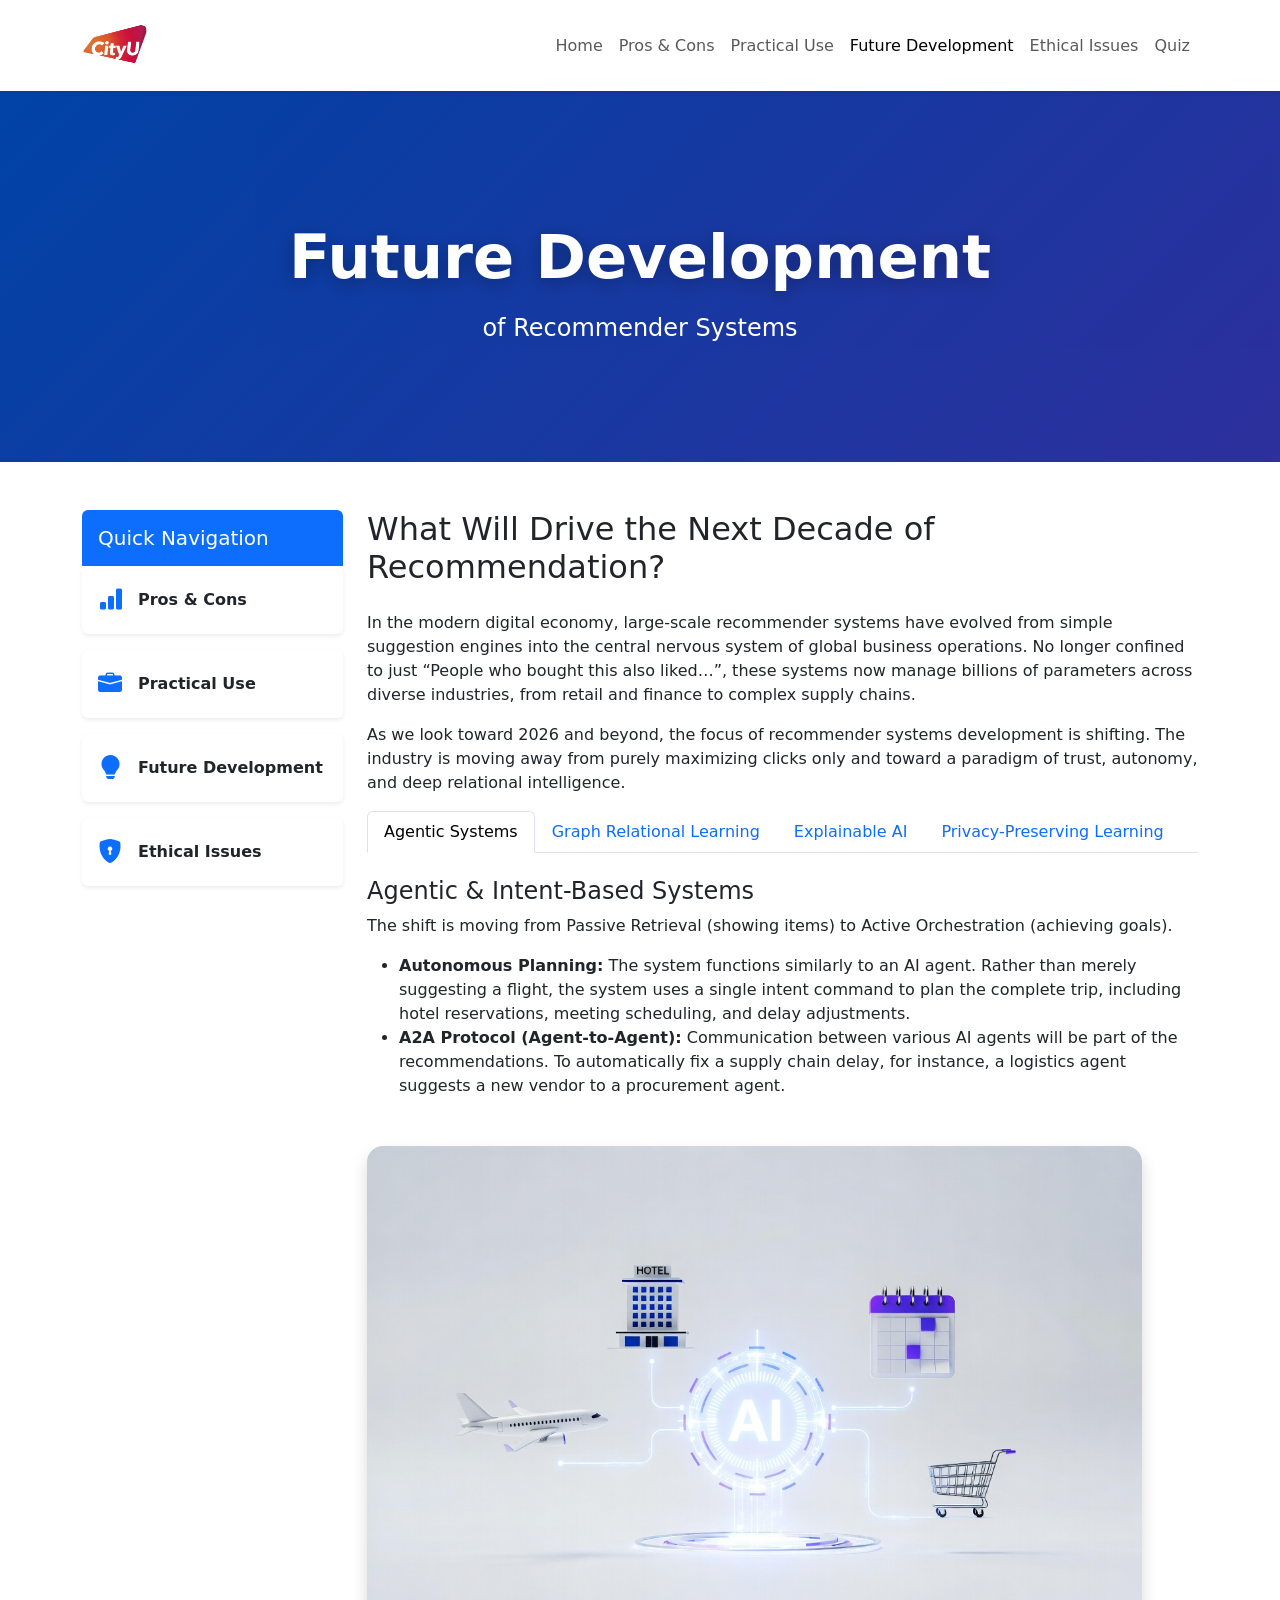
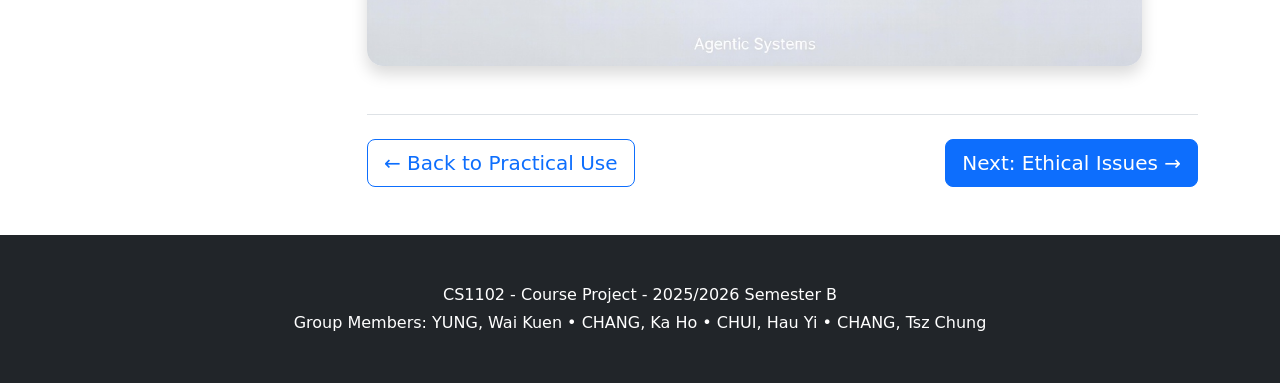
<file: 4.html>
<!DOCTYPE html>
<html lang="en">
<head>
    <meta charset="UTF-8">
    <meta name="viewport" content="width=device-width, initial-scale=1.0">
    <title>Future Development | CS1102</title>
    <link rel="icon" href="images/favicon.ico" type="image/x-icon">
    <link href="css/style.css" rel="stylesheet">
    <link href="https://cdn.jsdelivr.net/npm/bootstrap@5.3.3/dist/css/bootstrap.min.css" rel="stylesheet">
    <link rel="stylesheet" href="https://cdn.jsdelivr.net/npm/bootstrap-icons@1.11.3/font/bootstrap-icons.min.css">
    <link href="https://fonts.googleapis.com/css2?family=Poppins:wght@400;500;600;700&display=swap" rel="stylesheet">
</head>
<body>

    <!-- Navbar -->
    <nav class="navbar navbar-expand-lg navbar-light bg-white shadow-sm sticky-top">
        <div class="container">
            <a class="navbar-brand d-flex align-items-center" href="https://www.cityu.edu.hk/" target="_blank">
                <img src="images/cityu-logo.png" alt="CityU HK" height="65">
            </a>
            <button class="navbar-toggler" type="button" data-bs-toggle="collapse" data-bs-target="#navbarNav">
                <span class="navbar-toggler-icon"></span>
            </button>
            <div class="collapse navbar-collapse" id="navbarNav">
                <ul class="navbar-nav ms-auto">
                    <li class="nav-item"><a class="nav-link" href="index.html">Home</a></li>
                    <li class="nav-item"><a class="nav-link" href="2.html">Pros & Cons</a></li>
                    <li class="nav-item"><a class="nav-link" href="3.html">Practical Use</a></li>
                    <li class="nav-item"><a class="nav-link active" href="4.html">Future Development</a></li>
                    <li class="nav-item"><a class="nav-link" href="5.html">Ethical Issues</a></li>
                    <li class="nav-item"><a class="nav-link" href="quiz.html">Quiz</a></li>
                </ul>
            </div>
        </div>
    </nav>

    <!-- Hero -->
    <div class="hero text-center">
        <div class="container">
            <h1 class="mb-3 display-4 fw-bold">Future Development</h1>
            <p class="lead fs-4">of Recommender Systems</p>
        </div>
    </div>

    <div class="container mt-5">
        <div class="row">
            <!-- Sidebar -->
            <div class="col-lg-3">
                <div class="sticky-top" style="top: 20px;">
                    <div class="bg-primary text-white p-3 rounded-top"><h5 class="mb-0">Quick Navigation</h5></div>
                    <div class="card sidebar-card border-0 shadow-sm mb-3"><div class="card-body"><a href="2.html" class="text-decoration-none text-dark d-flex align-items-center"><i class="bi bi-bar-chart-fill me-3 fs-4 text-primary"></i><strong>Pros & Cons</strong></a></div></div>
                    <div class="card sidebar-card border-0 shadow-sm mb-3"><div class="card-body"><a href="3.html" class="text-decoration-none text-dark d-flex align-items-center"><i class="bi bi-briefcase-fill me-3 fs-4 text-primary"></i><strong>Practical Use</strong></a></div></div>
                    <div class="card sidebar-card border-0 shadow-sm mb-3"><div class="card-body"><a href="4.html" class="text-decoration-none text-dark d-flex align-items-center"><i class="bi bi-lightbulb-fill me-3 fs-4 text-primary"></i><strong>Future Development</strong></a></div></div>
                    <div class="card sidebar-card border-0 shadow-sm mb-3"><div class="card-body"><a href="5.html" class="text-decoration-none text-dark d-flex align-items-center"><i class="bi bi-shield-lock-fill me-3 fs-4 text-primary"></i><strong>Ethical Issues</strong></a></div></div>
                </div>
            </div>

            <!-- Main -->
            <div class="col-lg-9 fade-in">
                <h2 class="mb-4">What Will Drive the Next Decade of Recommendation?</h2>
                <p class="intro-text">In the modern digital economy, large-scale recommender systems have evolved from simple suggestion engines into the central nervous system of global business operations. No longer confined to just “People who bought this also liked…”, these systems now manage billions of parameters across diverse industries, from retail and finance to complex supply chains.</p>
                <p class="intro-text">As we look toward 2026 and beyond, the focus of recommender systems development is shifting. The industry is moving away from purely maximizing clicks only and toward a paradigm of trust, autonomy, and deep relational intelligence.</p>

                <!-- Tabs -->
                <ul class="nav nav-tabs mb-4" id="myTab" role="tablist">
                    <li class="nav-item"><button class="nav-link active" data-bs-toggle="tab" data-bs-target="#agentic">Agentic Systems</button></li>
                    <li class="nav-item"><button class="nav-link" data-bs-toggle="tab" data-bs-target="#gnn">Graph Relational Learning</button></li>
                    <li class="nav-item"><button class="nav-link" data-bs-toggle="tab" data-bs-target="#xai">Explainable AI</button></li>
                    <li class="nav-item"><button class="nav-link" data-bs-toggle="tab" data-bs-target="#privacy">Privacy-Preserving Learning</button></li>
                </ul>

                <div class="tab-content">

                    <!-- Systems -->
                    <div class="tab-pane fade show active" id="agentic">
                        <h4>Agentic & Intent-Based Systems</h4>
                        <p>The shift is moving from Passive Retrieval (showing items) to Active Orchestration (achieving goals).</p>
                        <ul>
                            <li><strong>Autonomous Planning:</strong> The system functions similarly to an AI agent. Rather than merely suggesting a flight, the system uses a single intent command to plan the complete trip, including hotel reservations, meeting scheduling, and delay adjustments.</li>
                            <li><strong>A2A Protocol (Agent-to-Agent):</strong> Communication between various AI agents will be part of the recommendations. To automatically fix a supply chain delay, for instance, a logistics agent suggests a new vendor to a procurement agent.</li>
                        </ul>
                        <div class="text-left my-5">
                            <img src="images/future-systems.jpg" alt="Systems" class="img-fluid rounded-4 shadow" style="max-height: 520px;">
                        </div>
                    </div>

                    <!-- Networks -->
                    <div class="tab-pane fade" id="gnn">
                        <h4>Graph Neural Networks (GNN) & Deep Relational Learning</h4>
                        <p>Future systems will move beyond simple user-item pairs to understanding complex relationships.</p>
                        <ul>
                            <li><strong>Dynamic Graphs:</strong> Systems start using Dynamic GNNs to process data where relationships change every second. This helps with instant fraud detection or viral social trends.</li>
                            <li><strong>High-Order Feature Fusion:</strong> This captures long-range relationships. For example, knowing that a user's interest in woodworking today might lead to a luxury watch interest in three months based on historical global patterns.</li>
                        </ul>
                        <div class="text-left my-5">
                            <img src="images/future-networks.jpg" alt="Networks" class="img-fluid rounded-4 shadow" style="max-height: 520px;">
                        </div>
                    </div>

                    <!-- AI -->
                    <div class="tab-pane fade" id="xai">
                        <h4>Explainable AI & Trust Frameworks</h4>
                        <p>The "Black Box" era is ending. Businesses now demand Explainability-by-Design.</p>
                        <ul>
                            <li><strong>Neuro-Symbolic AI:</strong> This combines Deep Learning and Symbolic Reasoning. It provides reasons for a recommendation. For example, "Recommended because Factor A and Factor B align with your Goal C".</li>
                            <li><strong>Bias Mitigation:</strong> Real-time Fairness Audits are part of future systems. This guarantees that recommendations don't produce discriminatory results or information cocoons.</li>
                        </ul>
                        <div class="text-left my-5">
                            <img src="images/future-ai.jpg" alt="AI" class="img-fluid rounded-4 shadow" style="max-height: 520px;">
                        </div>
                    </div>

                    <!-- Privacy -->
                    <div class="tab-pane fade" id="privacy">
                        <h4>Privacy-Preserving Federated Learning</h4>
                        <p>Personalization will happen without data leaving the device.</p>
                        <ul>
                            <li><strong>On-Device Intelligence:</strong> Using Federated Learning (FL), models are trained locally on your phone or laptop. Only the "learned patterns" are sent to the cloud, not your private data.</li>
                            <li><strong>Differential Privacy:</strong> Adding mathematical "noise" to data so that individual identities cannot be reverse-engineered from the recommendation model.</li>
                        </ul>
                        <div class="text-left my-5">
                            <img src="images/future-privacy.jpg" alt="Privacy" class="img-fluid rounded-4 shadow" style="max-height: 520px;">
                        </div>
                    </div>
                </div>

                <!-- B&N -->
                <div class="d-flex justify-content-between mt-5 border-top pt-4">
                    <a href="3.html" class="btn btn-outline-primary btn-lg">← Back to Practical Use</a>
                    <a href="5.html" class="btn btn-primary btn-lg">Next: Ethical Issues →</a>
                </div>
            </div>
        </div>
    </div>

    <!-- Footer -->
    <footer class="bg-dark text-white text-center py-5 mt-5">
        <div class="container">
            <p class="mb-1">CS1102 - Course Project - 2025/2026 Semester B</p>
            <p class="mb-0">Group Members: YUNG, Wai Kuen • CHANG, Ka Ho • CHUI, Hau Yi • CHANG, Tsz Chung</p>
        </div>
    </footer>

    <!-- B2T -->
    <button id="backToTop" class="btn btn-primary rounded-circle shadow-lg position-fixed bottom-0 end-0 m-4" style="width: 55px; height: 55px; display: none; z-index: 1000;">
        <i class="bi bi-arrow-up fs-3"></i>
    </button>

    <script src="https://cdn.jsdelivr.net/npm/bootstrap@5.3.3/dist/js/bootstrap.bundle.min.js"></script>
    <script src="js/script.js"></script>
</body>
</html>
</file>
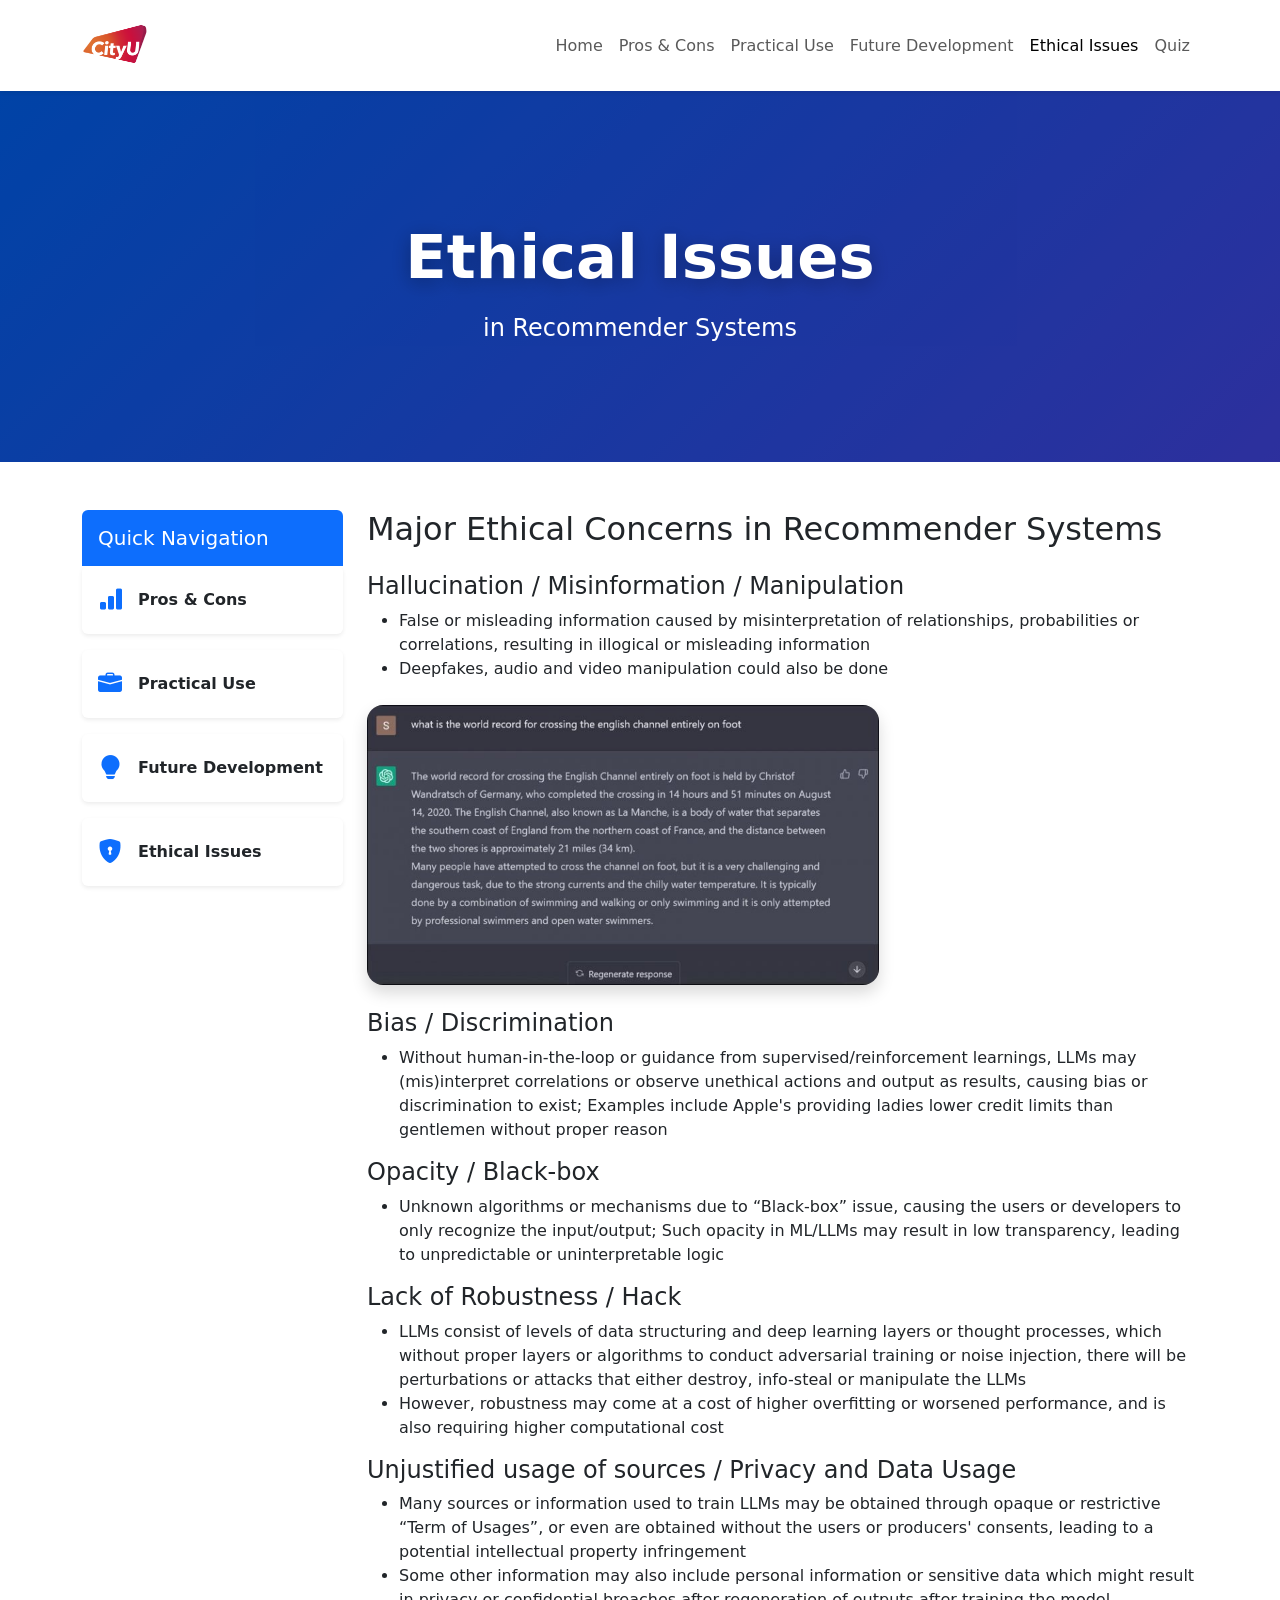
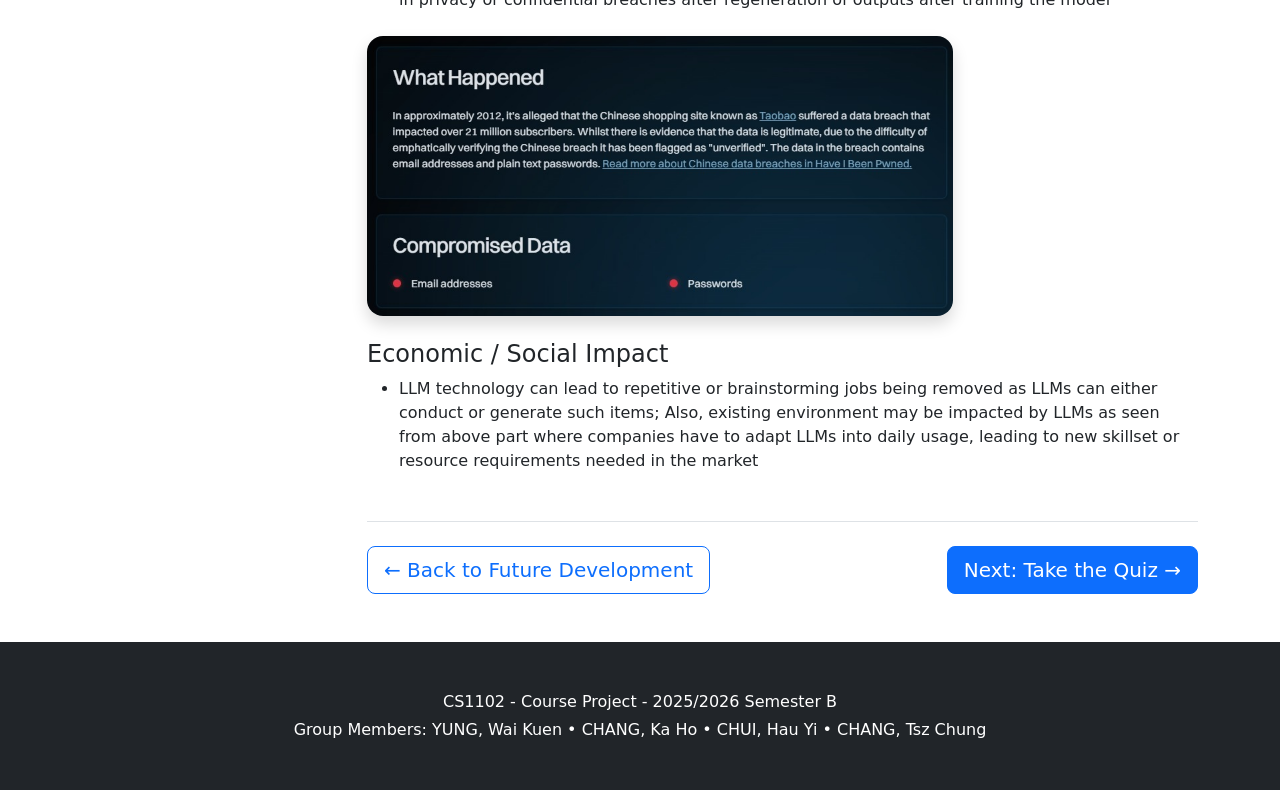
<file: 5.html>
<!DOCTYPE html>
<html lang="en">
<head>
    <meta charset="UTF-8">
    <meta name="viewport" content="width=device-width, initial-scale=1.0">
    <title>Ethical Issues | CS1102</title>
    <link rel="icon" href="images/favicon.ico" type="image/x-icon">
    <link href="css/style.css" rel="stylesheet">
    <link href="https://cdn.jsdelivr.net/npm/bootstrap@5.3.3/dist/css/bootstrap.min.css" rel="stylesheet">
    <link rel="stylesheet" href="https://cdn.jsdelivr.net/npm/bootstrap-icons@1.11.3/font/bootstrap-icons.min.css">
    <link href="https://fonts.googleapis.com/css2?family=Poppins:wght@400;500;600;700&display=swap" rel="stylesheet">
</head>
<body>

    <!-- Navbar -->
    <nav class="navbar navbar-expand-lg navbar-light bg-white shadow-sm sticky-top">
        <div class="container">
            <a class="navbar-brand d-flex align-items-center" href="https://www.cityu.edu.hk/" target="_blank">
                <img src="images/cityu-logo.png" alt="CityU HK" height="65">
            </a>
            <button class="navbar-toggler" type="button" data-bs-toggle="collapse" data-bs-target="#navbarNav">
                <span class="navbar-toggler-icon"></span>
            </button>
            <div class="collapse navbar-collapse" id="navbarNav">
                <ul class="navbar-nav ms-auto">
                    <li class="nav-item"><a class="nav-link" href="index.html">Home</a></li>
                    <li class="nav-item"><a class="nav-link" href="2.html">Pros & Cons</a></li>
                    <li class="nav-item"><a class="nav-link" href="3.html">Practical Use</a></li>
                    <li class="nav-item"><a class="nav-link" href="4.html">Future Development</a></li>
                    <li class="nav-item"><a class="nav-link active" href="5.html">Ethical Issues</a></li>
                    <li class="nav-item"><a class="nav-link" href="quiz.html">Quiz</a></li>
                </ul>
            </div>
        </div>
    </nav>

    <!-- Hero -->
    <div class="hero text-center">
        <div class="container">
            <h1 class="mb-3 display-4 fw-bold">Ethical Issues</h1>
            <p class="lead fs-4">in Recommender Systems</p>
        </div>
    </div>

    <div class="container mt-5">
        <div class="row">
            <!-- Sidebar -->
            <div class="col-lg-3">
                <div class="sticky-top" style="top: 20px;">
                    <div class="bg-primary text-white p-3 rounded-top"><h5 class="mb-0">Quick Navigation</h5></div>
                    <div class="card sidebar-card border-0 shadow-sm mb-3"><div class="card-body"><a href="2.html" class="text-decoration-none text-dark d-flex align-items-center"><i class="bi bi-bar-chart-fill me-3 fs-4 text-primary"></i><strong>Pros & Cons</strong></a></div></div>
                    <div class="card sidebar-card border-0 shadow-sm mb-3"><div class="card-body"><a href="3.html" class="text-decoration-none text-dark d-flex align-items-center"><i class="bi bi-briefcase-fill me-3 fs-4 text-primary"></i><strong>Practical Use</strong></a></div></div>
                    <div class="card sidebar-card border-0 shadow-sm mb-3"><div class="card-body"><a href="4.html" class="text-decoration-none text-dark d-flex align-items-center"><i class="bi bi-lightbulb-fill me-3 fs-4 text-primary"></i><strong>Future Development</strong></a></div></div>
                    <div class="card sidebar-card border-0 shadow-sm mb-3"><div class="card-body"><a href="5.html" class="text-decoration-none text-dark d-flex align-items-center"><i class="bi bi-shield-lock-fill me-3 fs-4 text-primary"></i><strong>Ethical Issues</strong></a></div></div>
                </div>
            </div>

            <!-- Main -->
            <div class="col-lg-9 fade-in">
                <h2 class="mb-4">Major Ethical Concerns in Recommender Systems</h2>

                <h4>Hallucination / Misinformation / Manipulation</h4>
                <ul>
                    <li>False or misleading information caused by misinterpretation of relationships, probabilities or correlations, resulting in illogical or misleading information</li>
                    <li>Deepfakes, audio and video manipulation could also be done</li>
                </ul>
                <div class="text-left my-4">
                    <img src="images/ethics-hallucination.jpeg" alt="Hallucination and Misinformation" class="img-fluid rounded-4 shadow" style="max-height: 280px;">
                </div>

                <h4>Bias / Discrimination</h4>
                <ul>
                    <li>Without human-in-the-loop or guidance from supervised/reinforcement learnings, LLMs may (mis)interpret correlations or observe unethical actions and output as results, causing bias or discrimination to exist; Examples include Apple's providing ladies lower credit limits than gentlemen without proper reason</li>
                </ul>

                <h4>Opacity / Black-box</h4>
                <ul>
                    <li>Unknown algorithms or mechanisms due to “Black-box” issue, causing the users or developers to only recognize the input/output; Such opacity in ML/LLMs may result in low transparency, leading to unpredictable or uninterpretable logic</li>
                </ul>

                <h4>Lack of Robustness / Hack</h4>
                <ul>
                    <li>LLMs consist of levels of data structuring and deep learning layers or thought processes, which without proper layers or algorithms to conduct adversarial training or noise injection, there will be perturbations or attacks that either destroy, info-steal or manipulate the LLMs</li>
                    <li>However, robustness may come at a cost of higher overfitting or worsened performance, and is also requiring higher computational cost</li>
                </ul>

                <h4>Unjustified usage of sources / Privacy and Data Usage</h4>
                <ul>
                    <li>Many sources or information used to train LLMs may be obtained through opaque or restrictive “Term of Usages”, or even are obtained without the users or producers' consents, leading to a potential intellectual property infringement</li>
                    <li>Some other information may also include personal information or sensitive data which might result in privacy or confidential breaches after regeneration of outputs after training the model</li>
                </ul>
                <div class="text-left my-4">
                    <img src="images/ethics-privacy.jpeg" alt="Privacy and Data Usage" class="img-fluid rounded-4 shadow" style="max-height: 280px;">
                </div>

                <h4>Economic / Social Impact</h4>
                <ul>
                    <li>LLM technology can lead to repetitive or brainstorming jobs being removed as LLMs can either conduct or generate such items; Also, existing environment may be impacted by LLMs as seen from above part where companies have to adapt LLMs into daily usage, leading to new skillset or resource requirements needed in the market</li>
                </ul>

                <!-- B&N -->
                <div class="d-flex justify-content-between mt-5 border-top pt-4">
                    <a href="4.html" class="btn btn-outline-primary btn-lg">← Back to Future Development</a>
                    <a href="quiz.html" class="btn btn-primary btn-lg">Next: Take the Quiz →</a>
                </div>
            </div>
        </div>
    </div>

    <!-- Footer -->
    <footer class="bg-dark text-white text-center py-5 mt-5">
        <div class="container">
            <p class="mb-1">CS1102 - Course Project - 2025/2026 Semester B</p>
            <p class="mb-0">Group Members: YUNG, Wai Kuen • CHANG, Ka Ho • CHUI, Hau Yi • CHANG, Tsz Chung</p>
        </div>
    </footer>

    <!-- B2T -->
    <button id="backToTop" class="btn btn-primary rounded-circle shadow-lg position-fixed bottom-0 end-0 m-4" style="width: 55px; height: 55px; display: none; z-index: 1000;">
        <i class="bi bi-arrow-up fs-3"></i>
    </button>

    <script src="https://cdn.jsdelivr.net/npm/bootstrap@5.3.3/dist/js/bootstrap.bundle.min.js"></script>
    <script src="js/script.js"></script>
</body>
</html>
</file>
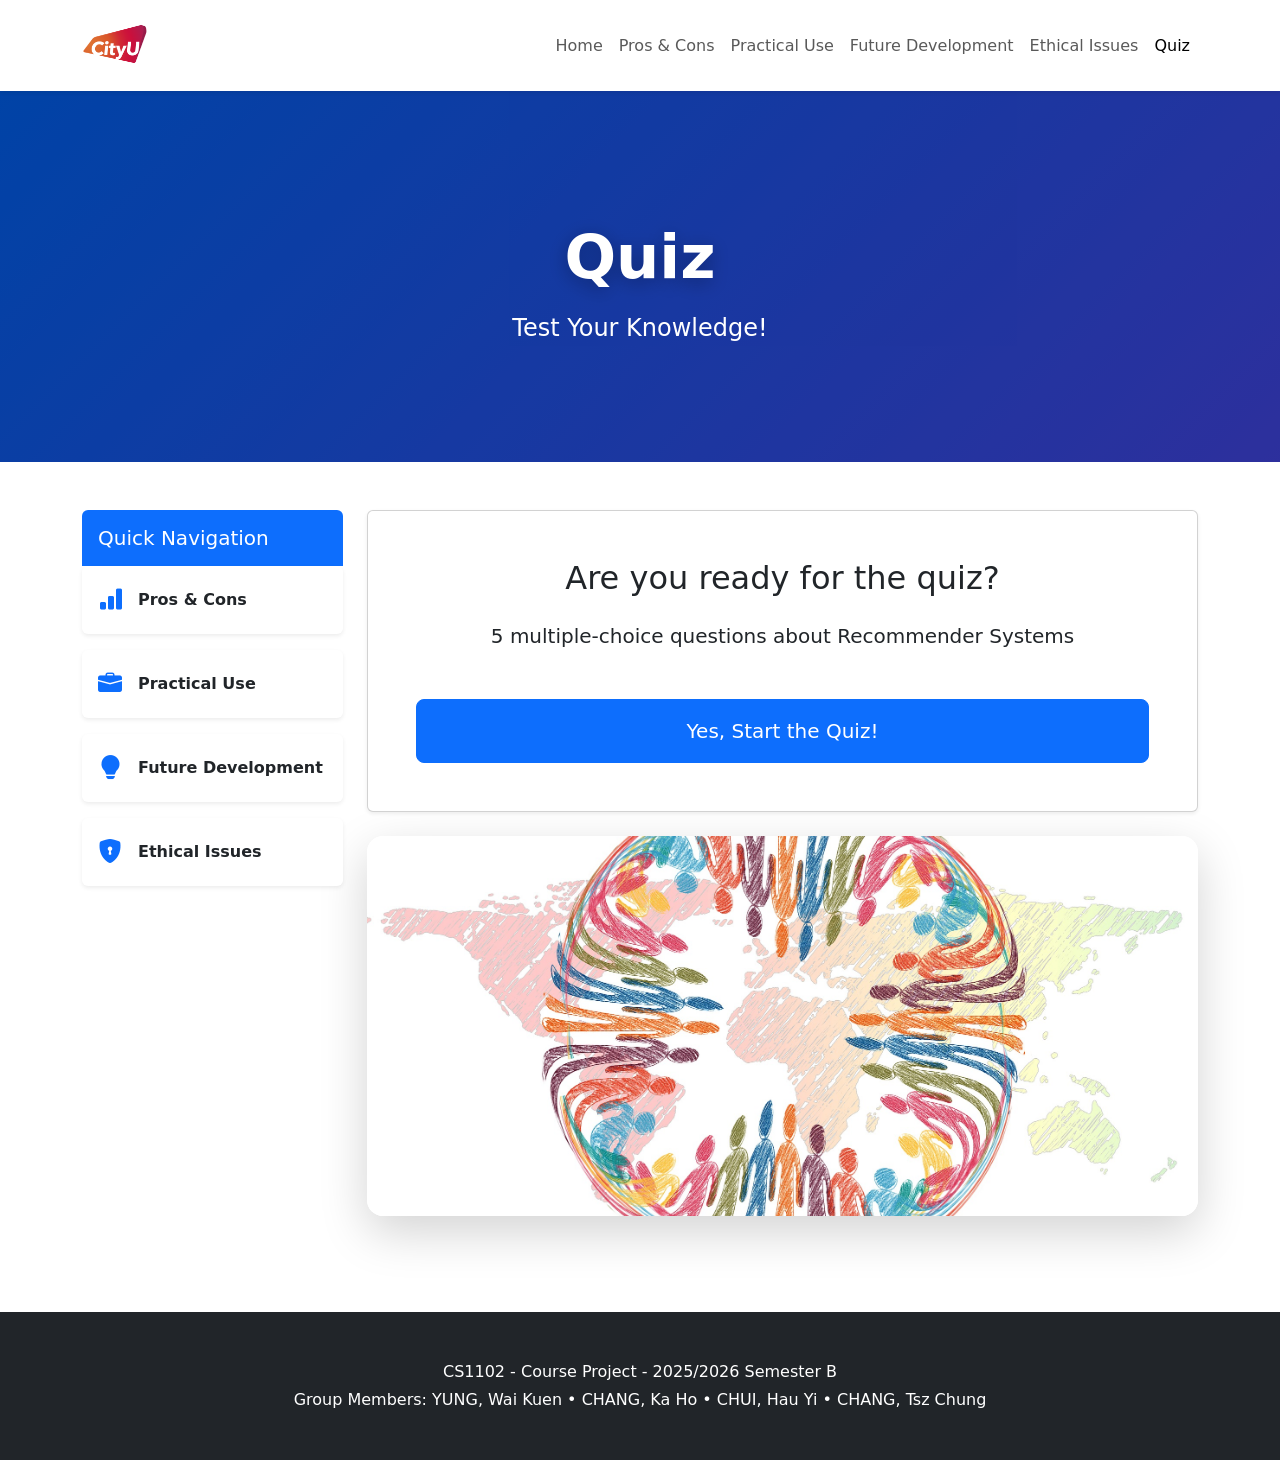
<file: quiz.html>
<!DOCTYPE html>
<html lang="en">
<head>
    <meta charset="UTF-8">
    <meta name="viewport" content="width=device-width, initial-scale=1.0">
    <title>Quiz | CS1102</title>
    <link rel="icon" href="images/favicon.ico" type="image/x-icon">
    <link href="css/style.css" rel="stylesheet">
    <link href="https://cdn.jsdelivr.net/npm/bootstrap@5.3.3/dist/css/bootstrap.min.css" rel="stylesheet">
    <link rel="stylesheet" href="https://cdn.jsdelivr.net/npm/bootstrap-icons@1.11.3/font/bootstrap-icons.min.css">
    <link href="https://fonts.googleapis.com/css2?family=Poppins:wght@400;500;600;700&display=swap" rel="stylesheet">
    <style>
    .correct { background-color: #d4edda !important; border-color: #198754; }
    .wrong  { background-color: #f8d7da !important; border-color: #dc3545; }
    </style>
</head>
<body>

    <!-- Navbar -->
    <nav class="navbar navbar-expand-lg navbar-light bg-white shadow-sm sticky-top">
        <div class="container">
            <a class="navbar-brand d-flex align-items-center" href="https://www.cityu.edu.hk/" target="_blank">
                <img src="images/cityu-logo.png" alt="CityU HK" height="65">
            </a>
            <button class="navbar-toggler" type="button" data-bs-toggle="collapse" data-bs-target="#navbarNav">
                <span class="navbar-toggler-icon"></span>
            </button>
            <div class="collapse navbar-collapse" id="navbarNav">
                <ul class="navbar-nav ms-auto">
                    <li class="nav-item"><a class="nav-link" href="index.html">Home</a></li>
                    <li class="nav-item"><a class="nav-link" href="2.html">Pros & Cons</a></li>
                    <li class="nav-item"><a class="nav-link" href="3.html">Practical Use</a></li>
                    <li class="nav-item"><a class="nav-link" href="4.html">Future Development</a></li>
                    <li class="nav-item"><a class="nav-link" href="5.html">Ethical Issues</a></li>
                    <li class="nav-item"><a class="nav-link active" href="quiz.html">Quiz</a></li>
                </ul>
            </div>
        </div>
    </nav>

    <!-- Hero -->
    <div class="hero text-center">
        <div class="container">
            <h1 class="mb-3 display-4 fw-bold">Quiz</h1>
            <p class="lead fs-4">Test Your Knowledge!</p>
        </div>
    </div>

   <div class="container mt-5 flex-grow-1">
        <div class="row">
            <!-- Sidebar -->
            <div class="col-lg-3">
                <div class="sticky-top" style="top: 20px;">
                    <div class="bg-primary text-white p-3 rounded-top"><h5 class="mb-0">Quick Navigation</h5></div>
                    <div class="card sidebar-card border-0 shadow-sm mb-3"><div class="card-body"><a href="2.html" class="text-decoration-none text-dark d-flex align-items-center"><i class="bi bi-bar-chart-fill me-3 fs-4 text-primary"></i><strong>Pros & Cons</strong></a></div></div>
                    <div class="card sidebar-card border-0 shadow-sm mb-3"><div class="card-body"><a href="3.html" class="text-decoration-none text-dark d-flex align-items-center"><i class="bi bi-briefcase-fill me-3 fs-4 text-primary"></i><strong>Practical Use</strong></a></div></div>
                    <div class="card sidebar-card border-0 shadow-sm mb-3"><div class="card-body"><a href="4.html" class="text-decoration-none text-dark d-flex align-items-center"><i class="bi bi-lightbulb-fill me-3 fs-4 text-primary"></i><strong>Future Development</strong></a></div></div>
                    <div class="card sidebar-card border-0 shadow-sm mb-3"><div class="card-body"><a href="5.html" class="text-decoration-none text-dark d-flex align-items-center"><i class="bi bi-shield-lock-fill me-3 fs-4 text-primary"></i><strong>Ethical Issues</strong></a></div></div>
                </div>
            </div>

            <!-- Quiz Area -->
            <div class="col-lg-9 fade-in">
                <!-- Start Screen -->
                <div id="startScreen">
                    <div class="card start-card shadow-sm text-center p-5">
                        <h2 class="mb-4">Are you ready for the quiz?</h2>
                        <p class="lead mb-5">5 multiple-choice questions about Recommender Systems</p>
                        <button id="startBtn" class="btn btn-primary btn-lg px-5 py-3">Yes, Start the Quiz!</button>
                    </div>
                </div>

                <!-- Quiz Container -->
                <div id="quizContainer" class="d-none">
                    <div class="mb-4">
                        <div class="d-flex justify-content-between mb-1">
                            <span id="progressText">Question <span id="currentQ">1</span>/5</span>
                            <span id="scoreText" class="fw-bold">Score: 0</span>
                        </div>
                        <div class="progress" style="height: 12px;">
                            <div id="progressBar" class="progress-bar bg-primary" style="width: 20%;"></div>
                        </div>
                    </div>
                    <div id="questionArea" class="card quiz-card shadow-sm p-4 fade-in"></div>

                    <div class="d-flex justify-content-between mt-4">
                        <button id="prevBtn" class="btn btn-outline-primary">← Previous</button>
                        <button id="nextBtn" class="btn btn-primary d-none">Next Question →</button>
                    </div>
                </div>

                <!-- Result -->
                <div id="resultScreen" class="d-none card result-card shadow-sm p-5 text-center fade-in">
                    <h2 class="mb-4">Quiz Completed!</h2>

                    <div id="perfectScore" class="d-none mb-4">
                        <h1 class="display-1 fw-bold text-success mb-2">🎉 100% 🎉</h1>
                        <h2 class="text-success">Congratulations!</h2>
                        <p class="lead text-success">You got full marks! You are a Recommender Systems expert!</p>
                    </div>

                    <h1 id="finalScore" class="display-1 fw-bold text-primary mb-3">0 / 5</h1>
                    <p class="lead mb-4">Your Score</p>
                    <div id="reviewArea" class="text-start"></div>

                    <!-- Retake -->
                    <div class="d-flex justify-content-center gap-3 mt-5">
                        <a href="index.html" class="btn btn-outline-primary btn-lg">Back to Home</a>
                        <button id="retakeBtn" class="btn btn-success btn-lg">Retake Quiz</button>
                    </div>
                </div>

                <!-- Cover Image -->
                <div class="text-center mt-4 mb-5">
                    <img src="images/quiz-cover.jpg" 
                         alt="Recommender Systems Quiz" 
                         class="img-fluid rounded-4 shadow-lg"
                         style="max-height: 380px; object-fit: cover; width: 100%;">
                </div>
            </div>
        </div>
    </div>

    <!-- Footer -->
    <footer class="bg-dark text-white text-center py-5 mt-5">
        <div class="container">
            <p class="mb-1">CS1102 - Course Project - 2025/2026 Semester B</p>
            <p class="mb-0">Group Members: YUNG, Wai Kuen • CHANG, Ka Ho • CHUI, Hau Yi • CHANG, Tsz Chung</p>
        </div>
    </footer>

    <!-- B2T -->
    <button id="backToTop" class="btn btn-primary rounded-circle shadow-lg position-fixed bottom-0 end-0 m-4" style="width: 55px; height: 55px; display: none; z-index: 1000;">
        <i class="bi bi-arrow-up fs-3"></i>
    </button>

    <!-- Q&A -->
    <script src="https://cdn.jsdelivr.net/npm/bootstrap@5.3.3/dist/js/bootstrap.bundle.min.js"></script>
    <script>
        const questions = [
            { q: "Which system combines two or more recommender systems?", options: ["Content-based Filtering", "Collaborative Filtering", "Hybrid Filtering", "Knowledge-based Recommendation"], answer: 2 },
            { q: "Which of the following is an example of knowledge-based recommendation (KBR)?", options: ["YouTube Trending", "Spotify 'Discover Weekly'", "Zillow", "Amazon 'Customers who bought this also bought'"], answer: 2 },
            { q: "What does O2O mean?", options: ["Online-To-Offline", "One-To-One", "Open-To-Options", "Offline-To-Online"], answer: 0 },
            { q: "What does Explainable AI (XAI) aim to provide in future recommender systems?", options: ["Faster recommendations", "An explanation for each recommendation", "More advertisements", "Less user interaction"], answer: 1 },
            { q: "What is “hallucination” in the context of LLMs?", options: ["The model imagines visual scenes", "The model produces false or misleading information", "The model deletes old data", "The model produces correct information"], answer: 1 }
        ];

        let currentQuestion = 0;
        let score = 0;
        let answers = [];

        const startScreen = document.getElementById('startScreen');
        const quizContainer = document.getElementById('quizContainer');
        const resultScreen = document.getElementById('resultScreen');
        const questionArea = document.getElementById('questionArea');
        const progressBar = document.getElementById('progressBar');
        const progressText = document.getElementById('currentQ');
        const scoreText = document.getElementById('scoreText');
        const nextBtn = document.getElementById('nextBtn');
        const startBtn = document.getElementById('startBtn');
        const retakeBtn = document.getElementById('retakeBtn');

        function loadQuestion() {
            const q = questions[currentQuestion];
            let html = `<h4 class="mb-4">${currentQuestion + 1}. ${q.q}</h4><div class="list-group">`;
            q.options.forEach((opt, i) => {
                html += `<label class="list-group-item option d-flex align-items-center"><input type="radio" name="q" value="${i}" class="me-3">${opt}</label>`;
            });
            html += `</div><button id="submitBtn" class="btn btn-primary mt-4 w-100">Submit Answer</button>`;
            questionArea.innerHTML = html;
            document.getElementById('submitBtn').addEventListener('click', submitAnswer);
            questionArea.classList.remove('fade-in');
            void questionArea.offsetWidth;        
            questionArea.classList.add('fade-in');
        }

        function submitAnswer() {
            const selected = document.querySelector('input[name="q"]:checked');
            if (!selected) return alert("Please choose an answer!");
            const userAnswer = parseInt(selected.value);
            const correct = questions[currentQuestion].answer;
            answers[currentQuestion] = { user: userAnswer, correct: correct };

            const labels = document.querySelectorAll('.list-group-item');
            labels.forEach((label, i) => {
                if (i === correct) label.classList.add('correct');
                if (i === userAnswer && i !== correct) label.classList.add('wrong');
            });

            document.getElementById('submitBtn').disabled = true;
            if (userAnswer === correct) score++;
            scoreText.textContent = `Score: ${score}`;
            nextBtn.classList.remove('d-none');
        }

        function showNext() {
            currentQuestion++;
            if (currentQuestion < questions.length) {
                nextBtn.classList.add('d-none');
                progressBar.style.width = `${(currentQuestion + 1) * 20}%`;
                progressText.textContent = currentQuestion + 1;
                loadQuestion();
            } else {
                showResult();
            }
        }

        function showResult() {
            quizContainer.classList.add('d-none');
            resultScreen.classList.remove('d-none');
            document.getElementById('finalScore').innerHTML = `${score} <span style="font-size:1.5rem">/ 5</span>`;

            const perfectDiv = document.getElementById('perfectScore');
                if (score === 5) {
                    perfectDiv.classList.remove('d-none');
                } else {
                    perfectDiv.classList.add('d-none');
                }

            let reviewHTML = `<h4 class="mb-3">Your Answers Review</h4>`;
            questions.forEach((q, i) => {
                const a = answers[i];
                const isCorrect = a.user === a.correct;
                reviewHTML += `
                    <div class="card mb-3 ${isCorrect ? 'border-success' : 'border-danger'}">
                        <div class="card-body">
                            <strong>Q${i+1}:</strong> ${q.q}<br>
                            <span class="text-${isCorrect ? 'success' : 'danger'}">${isCorrect ? '✓ Correct' : '✕ Wrong'}</span><br>
                            Your answer: <strong>${q.options[a.user]}</strong><br>
                            ${!isCorrect ? `Correct answer: <strong>${q.options[a.correct]}</strong>` : ''}
                        </div>
                    </div>`;
            });
            document.getElementById('reviewArea').innerHTML = reviewHTML;
            resultScreen.classList.remove('fade-in');
            void resultScreen.offsetWidth;
            resultScreen.classList.add('fade-in');
        }

        function restartQuiz() {
            currentQuestion = 0;
            score = 0;
            answers = [];
            resultScreen.classList.add('d-none');
            startScreen.classList.remove('d-none');
            quizContainer.classList.add('d-none');
            progressBar.style.width = '20%';
            progressText.textContent = '1';
            scoreText.textContent = 'Score: 0';
        }

        // Start
        startBtn.addEventListener('click', () => {
            startScreen.classList.add('d-none');
            quizContainer.classList.remove('d-none');
            loadQuestion();
        });

        // Next
        nextBtn.addEventListener('click', showNext);

        // Retake Quiz
        retakeBtn.addEventListener('click', restartQuiz);
    </script>
    <script src="js/script.js"></script>
</body>
</html>
</file>
<file: css/style.css>
body { 
    font-family: 'Poppins', sans-serif; 
}

.navbar { 
    transition: all 0.4s ease; 
}
.navbar.hidden { 
    transform: translateY(-100%); 
}

.hero {
    background: linear-gradient(135deg, #0066ff, #8a2be2, #ff00cc);
    background-size: 400% 400%;
    animation: gradientShift 15s ease infinite;
    color: white;
    padding: 130px 0 100px;
    position: relative;
    overflow: hidden;
}
.hero::before {
    content: '';
    position: absolute;
    top: 0; left: 0; right: 0; bottom: 0;
    background: rgba(0, 0, 0, 0.35);
    z-index: 1;
}
.hero .container { position: relative; z-index: 2; }
.hero h1 {
    font-size: 3.8rem;
    font-weight: 700;
    text-shadow: 0 4px 20px rgba(0,0,0,0.3);
}

.sidebar-card {
    background: rgba(255, 255, 255, 0.88);
    backdrop-filter: blur(12px);
    border: 1px solid rgba(255,255,255,0.7);
    transition: all 0.3s ease;
}
.sidebar-card:hover {
    transform: translateY(-4px);
    box-shadow: 0 12px 30px rgba(0, 0, 0, 0.18);
    background: rgba(255, 255, 255, 0.95);
}

.btn:hover,
.card:hover:not(.group-card):not(.topic-card):not(.tech-card):not(.intro-card):not(.his-card):not(.dis-card):not(.ref-card):not(.start-card):not(.quiz-card):not(.result-card) {
    transform: translateY(-3px);
    box-shadow: 0 10px 25px rgba(138, 43, 226, 0.25);
}

.nav-tabs .nav-link:hover {
    color: #8a2be2 !important;
    border-bottom: 3px solid #8a2be2;
}

.fade-in {
    opacity: 0; 
    animation: fadeInUp 0.9s ease forwards;
}
@keyframes fadeInUp {
    to { opacity: 1; transform: translateY(0); }
}

@keyframes gradientShift {
    0% { background-position: 0% 50%; }
    50% { background-position: 100% 50%; }
    100% { background-position: 0% 50%; }
}

#backToTop {
    transition: all 0.3s ease;
}
#backToTop:hover {
    transform: scale(1.1);
    box-shadow: 0 10px 25px rgba(13, 110, 253, 0.4);
}
#backToTop.show {
    display: flex !important;
    align-items: center;
    justify-content: center;
}
</file>
